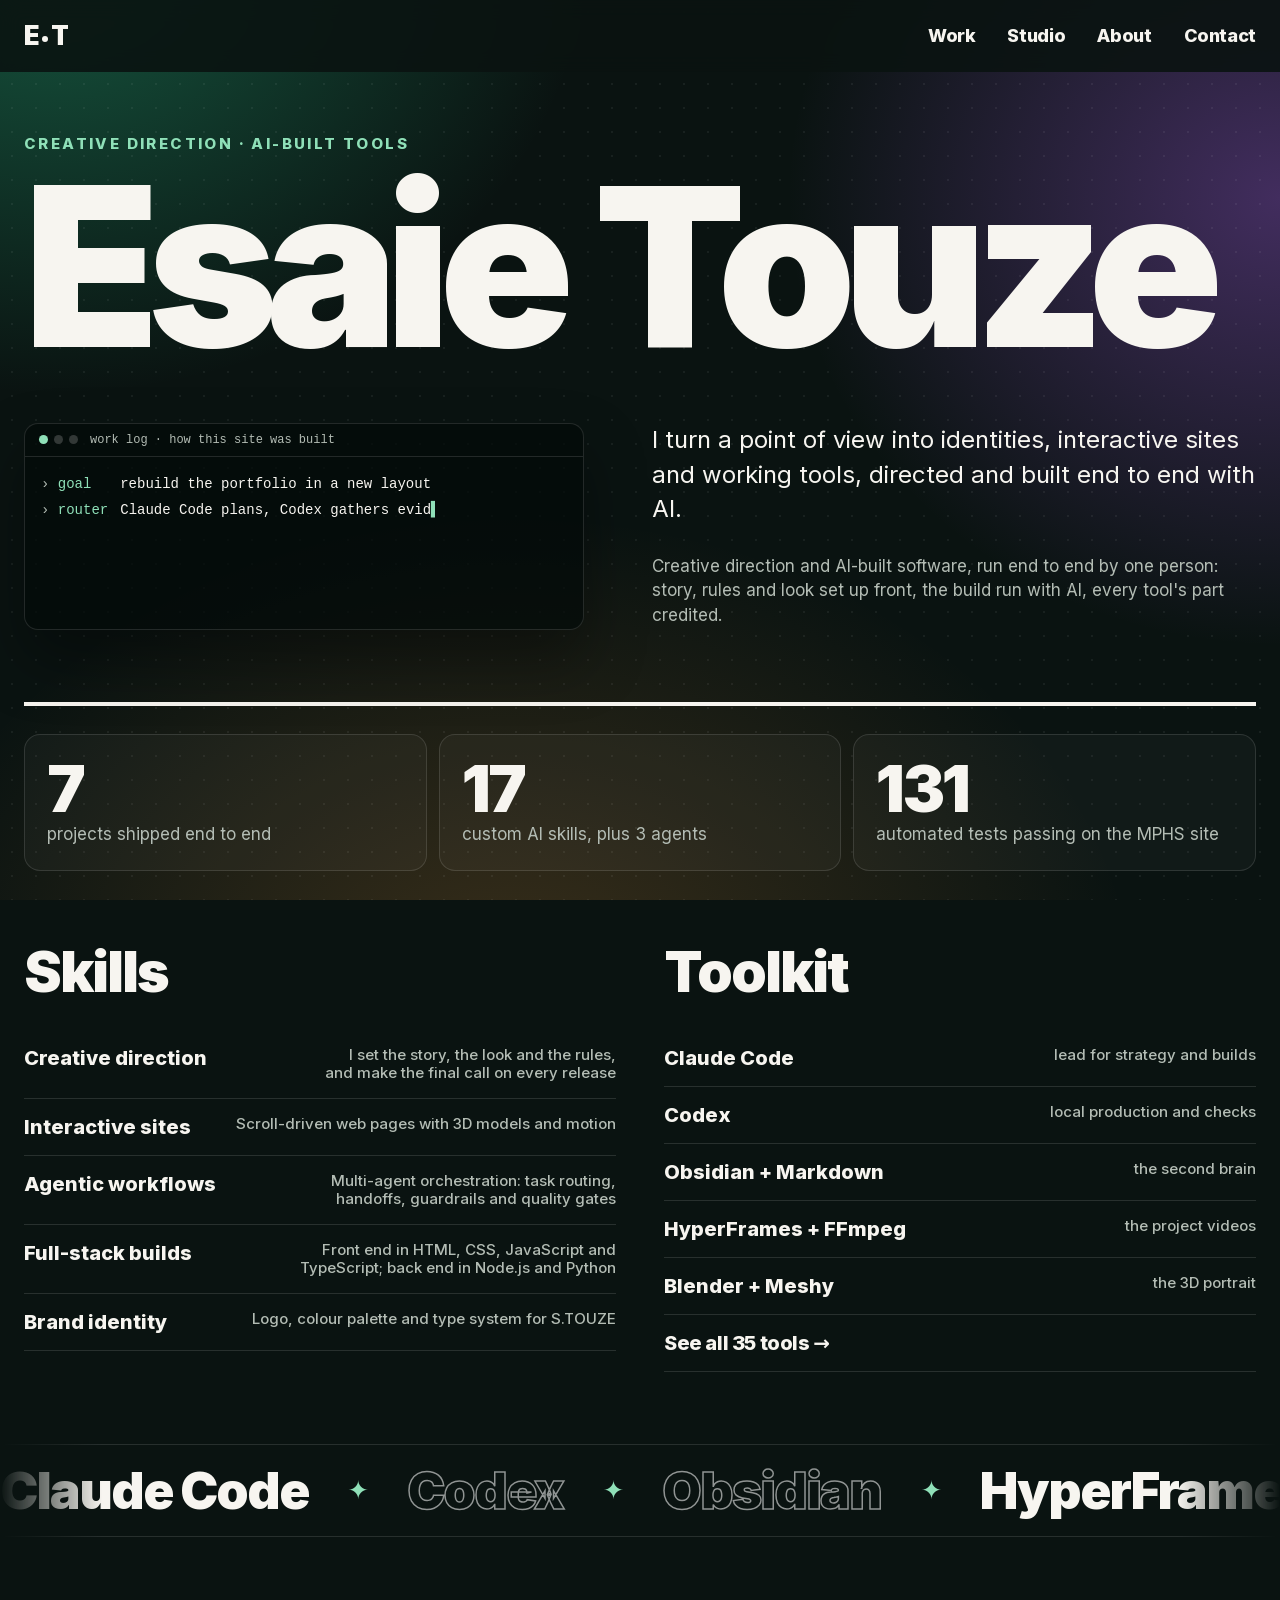
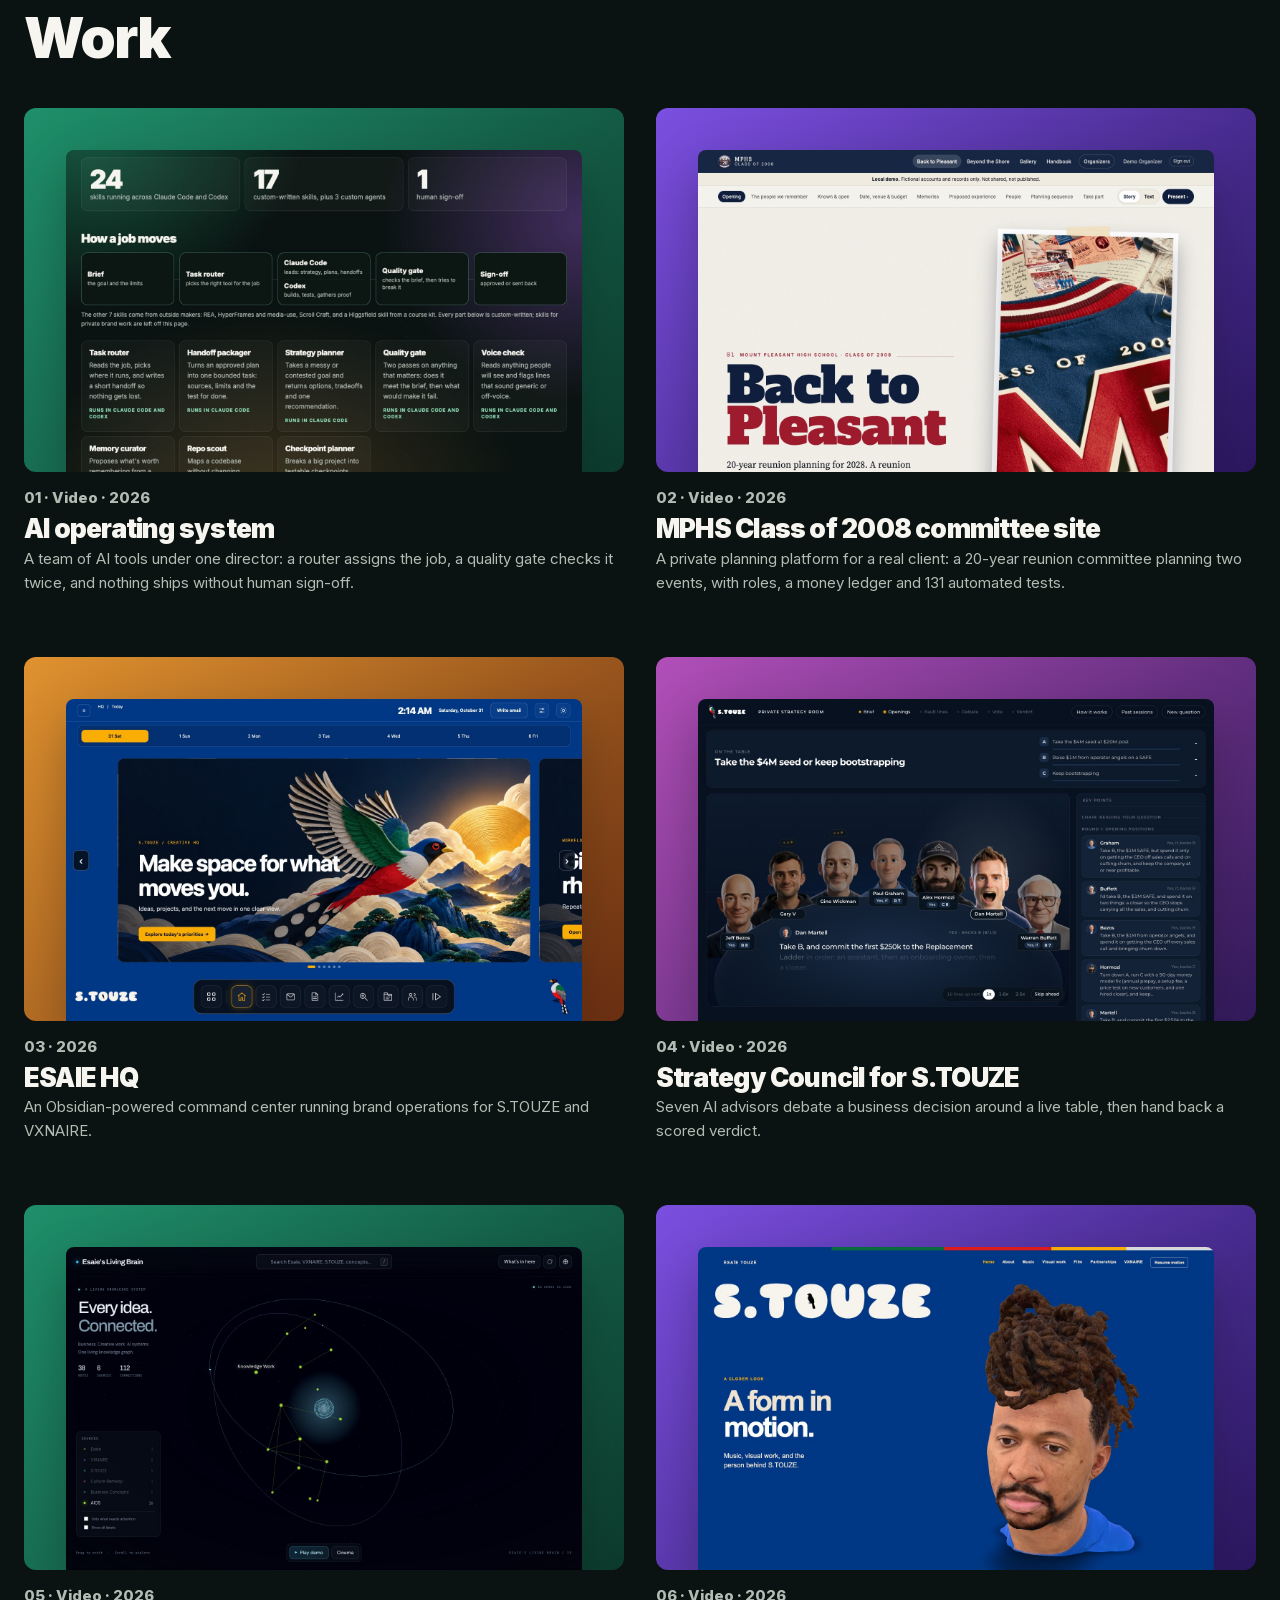
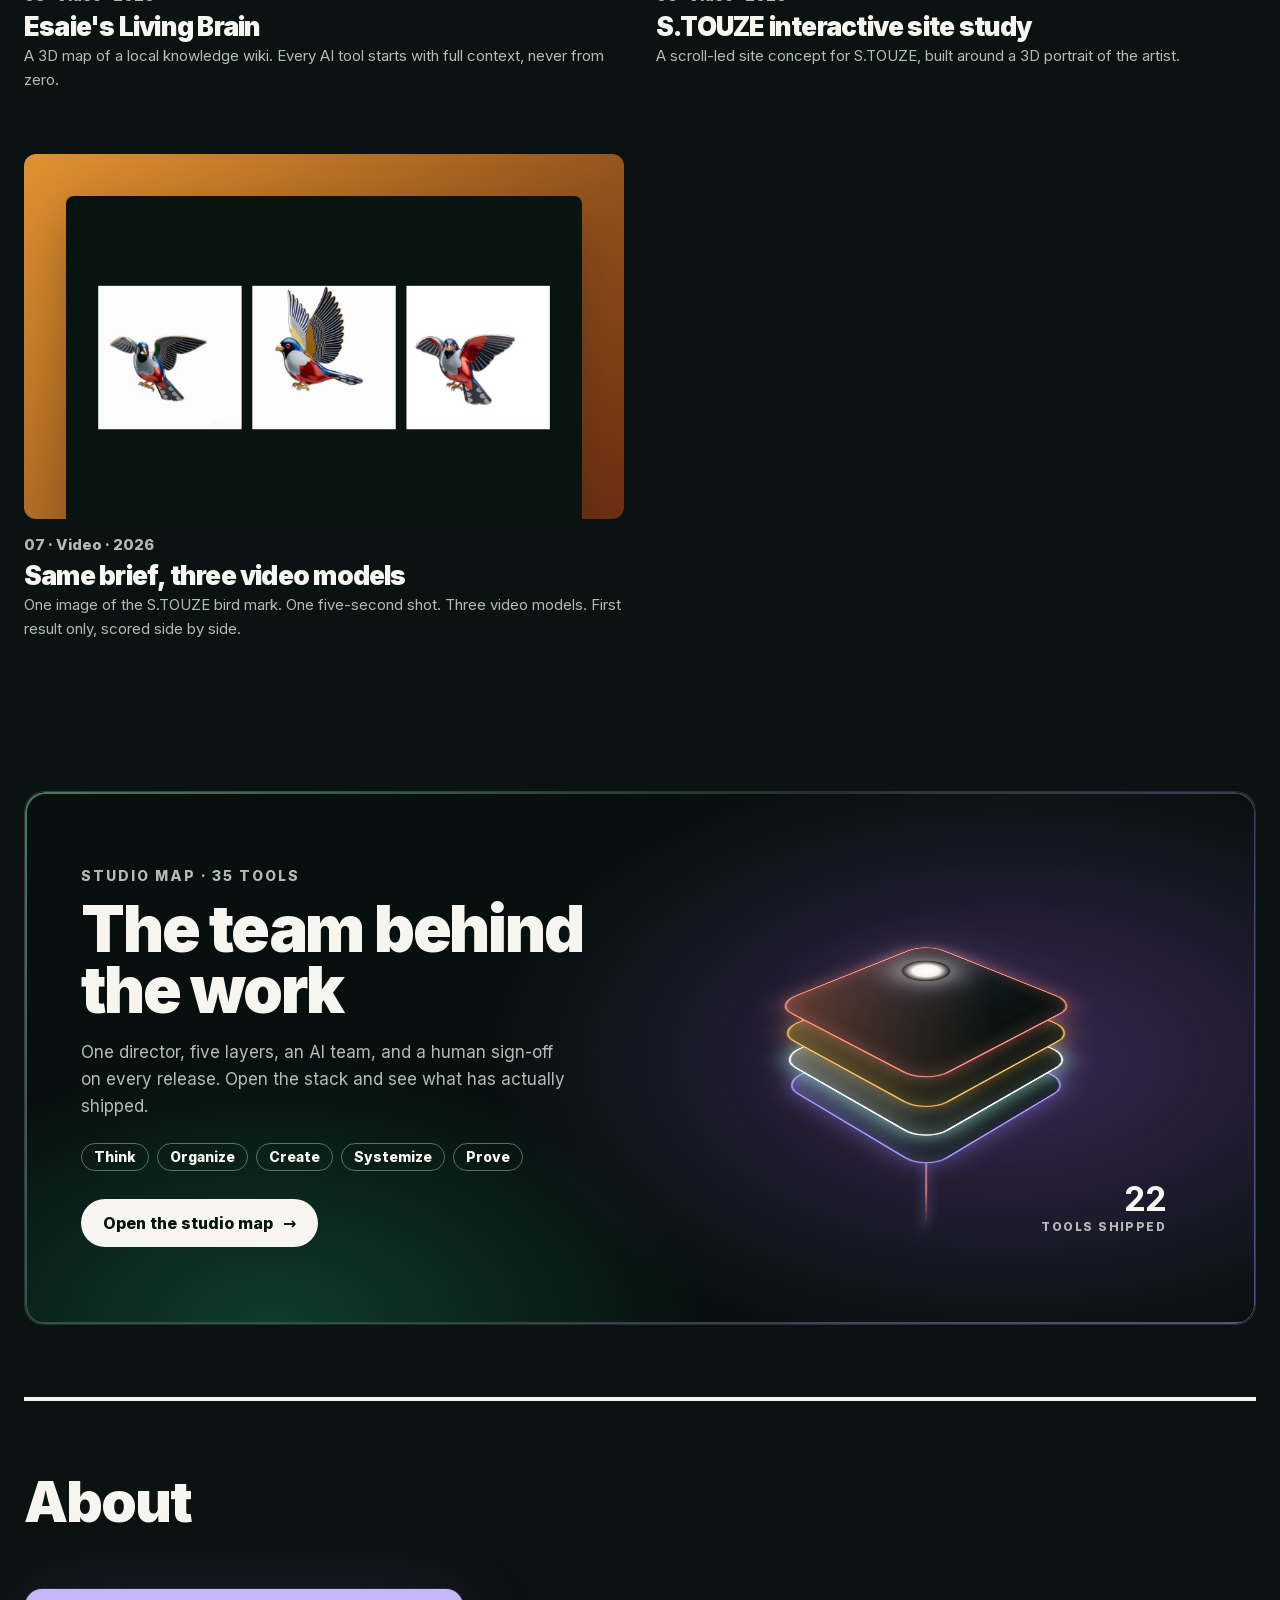
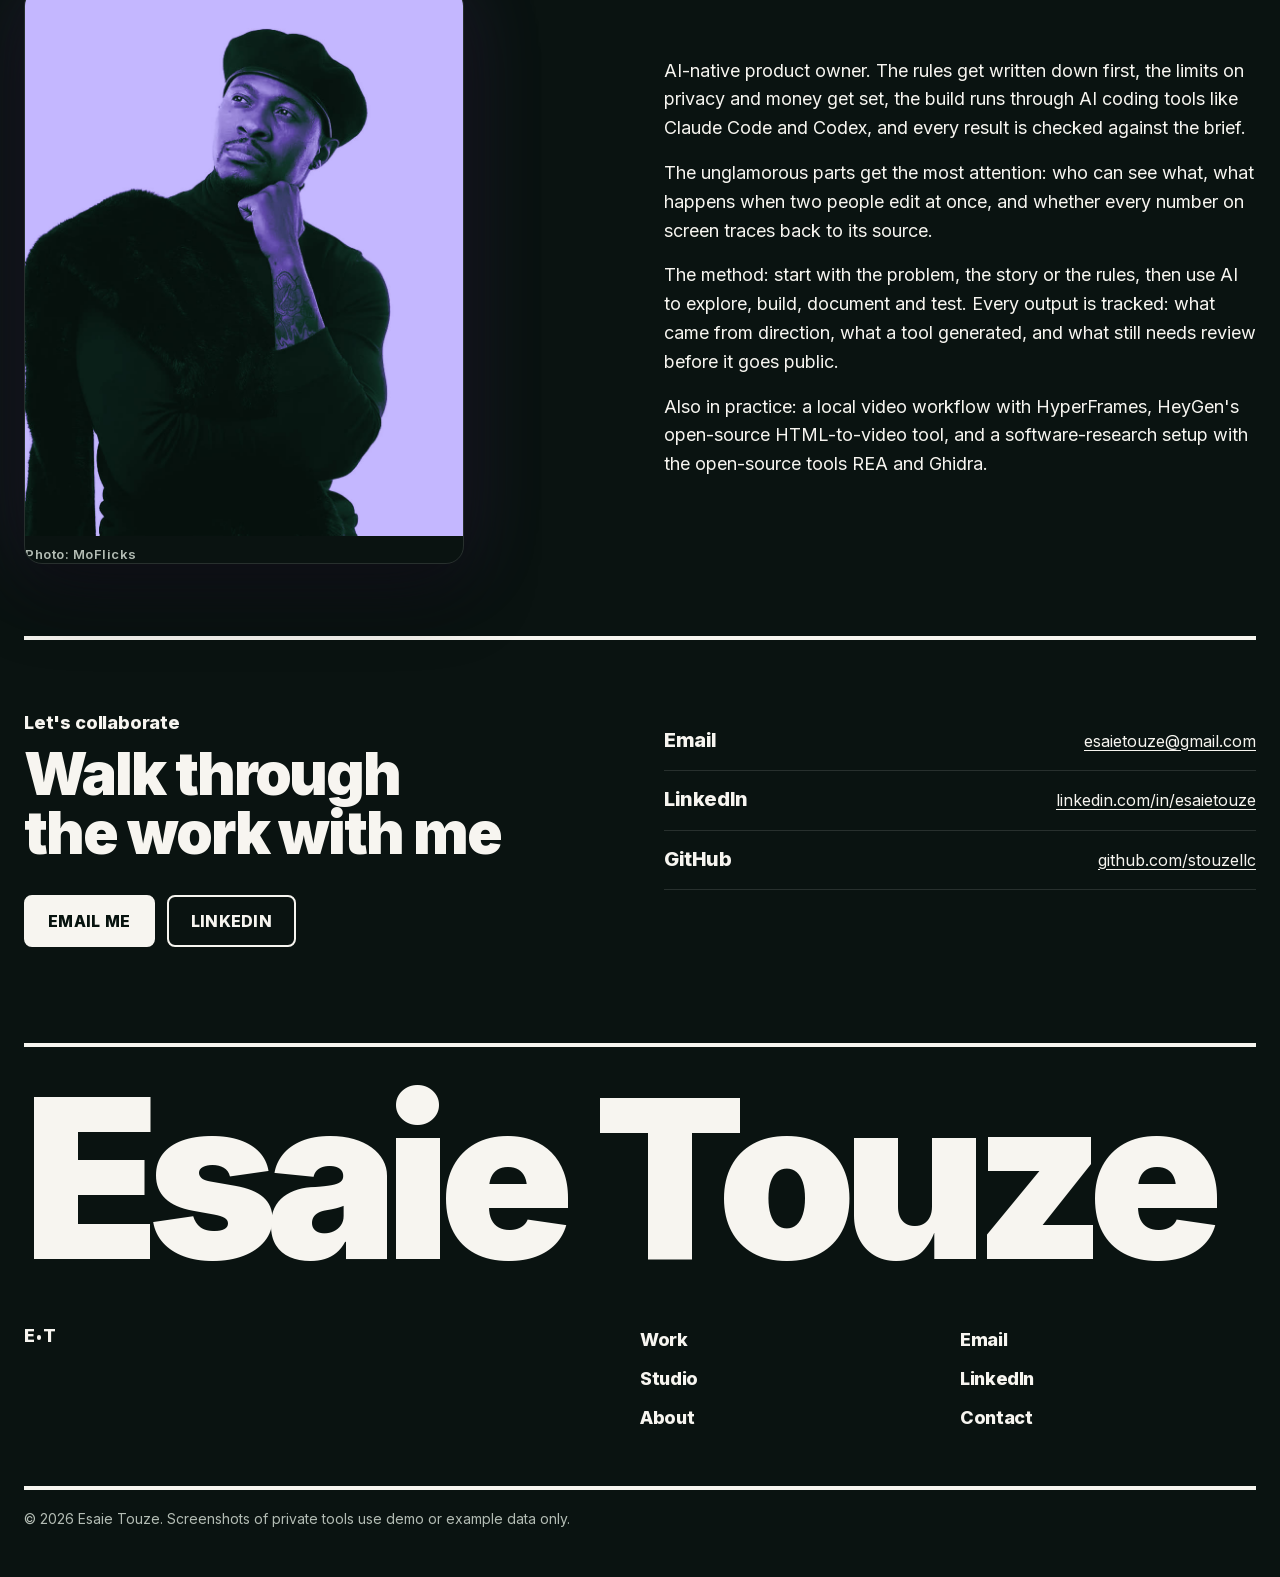
<file: index.html>
<!doctype html>
<html lang="en">
<head>
  <meta charset="utf-8">
  <meta name="viewport" content="width=device-width, initial-scale=1">
  <title>Esaie Touze · Portfolio</title>
  <meta name="description" content="Esaie Touze: creative direction, interactive sites and AI-built working tools.">
  <meta property="og:type" content="website">
  <meta property="og:site_name" content="Esaie Touze">
  <meta property="og:title" content="Esaie Touze · Portfolio">
  <meta property="og:description" content="Creative direction, interactive sites and AI-built working tools.">
  <meta property="og:url" content="https://esaie-touze.pages.dev/">
  <meta property="og:image" content="https://esaie-touze.pages.dev/images/og/preview.jpg">
  <meta property="og:image:width" content="1200">
  <meta property="og:image:height" content="630">
  <meta property="og:image:alt" content="Esaie Touze: the name in large white type on a dark green and violet glow, with a work log beside it">
  <meta name="twitter:card" content="summary_large_image">
  <link rel="icon" href="favicon.svg" type="image/svg+xml">
  <link rel="stylesheet" href="styles.css">
  <script src="data/site.js" defer></script>
  <script src="data/projects.js" defer></script>
  <script src="app.js" defer></script>
</head>
<body data-page="home">
  <a class="skip" href="#main">Skip to content</a>
  <header class="top">
    <div class="wrap top-inner">
      <a class="brand" href="./" aria-label="Esaie Touze, home">E<b></b>T</a>
      <nav aria-label="Main">
        <a href="./#work">Work</a>
        <a href="studio.html">Studio</a>
        <a href="./#about">About</a>
        <a href="./#contact">Contact</a>
      </nav>
    </div>
  </header>

  <main id="main">
    <section class="hero wrap">
      <div class="reveal" aria-hidden="true"><i></i><i></i><i></i><i></i><i></i><i></i><i></i><i></i><i></i><i></i><i></i><i></i><i></i><i></i><i></i><i></i><i></i><i></i></div>
      <p class="hero-tag" data-site="tag">Creative direction · AI-built tools</p>
      <h1 class="giant fit" data-site="name">Esaie Touze</h1>
      <div class="hero-intro">
        <figure class="worklog" aria-label="Work log: how this site was built">
          <figcaption><span class="dots" aria-hidden="true"><i></i><i></i><i></i></span>work log · how this site was built</figcaption>
          <ol id="worklog"></ol>
        </figure>
        <p class="headline" data-site="headline"></p>
        <p class="lede" data-site="intro"></p>
      </div>
    </section>

    <div class="wrap"><hr class="rule"></div>

    <p class="wrap mobile-id" aria-hidden="true">Esaie Touze <span>Creative direction · AI-built tools</span></p>
    <section class="wrap proof" aria-label="Proof in numbers">
      <ul class="sys-counts">
        <li><strong>7</strong><span>projects shipped end to end</span></li>
        <li><strong>17</strong><span>custom AI skills, plus 3 agents</span></li>
        <li><strong>131</strong><span>automated tests passing on the MPHS site</span></li>
      </ul>
    </section>

    <section class="wrap section duo" aria-label="Skills and toolkit">
      <div>
        <h2>Skills</h2>
        <ul class="rows" id="skills"></ul>
      </div>
      <div>
        <h2>Toolkit</h2>
        <ul class="rows" id="toolkit"></ul>
      </div>
    </section>

    <div class="ticker" aria-hidden="true"><div class="ticker-track" id="ticker"></div></div>

    <section id="work" class="wrap section" aria-labelledby="work-h">
      <h2 id="work-h" class="section-h">Work</h2>
      <div class="grid" id="project-grid"></div>
      <noscript><p>Turn on JavaScript to see the projects.</p></noscript>
    </section>

    <section id="studio" class="wrap section" aria-labelledby="studio-h">
      <a class="studio-band" href="studio.html">
        <span>
          <span class="band-kicker">Studio map · 35 tools</span>
          <h2 id="studio-h">The team behind <em>the work</em></h2>
          <span class="band-p">One director, five layers, an AI team, and a human sign-off on every release. Open the stack and see what has actually shipped.</span>
          <span class="band-chips" aria-hidden="true"><span>Think</span><span>Organize</span><span>Create</span><span>Systemize</span><span>Prove</span></span>
          <span class="band-cta">Open the studio map <span aria-hidden="true">→</span></span>
        </span>
        <span class="discs" aria-hidden="true">
          <span class="disc-tilt"><span class="disc-scene"><span class="disc-beam"></span><i></i><i></i><i></i><i></i><i></i><b></b></span></span>
          <span class="disc-tag"><strong>22</strong>tools shipped</span>
        </span>
      </a>
    </section>

    <div class="wrap"><hr class="rule"></div>

    <section id="about" class="wrap section about-grid" aria-labelledby="about-h">
      <h2 id="about-h" class="section-h">About</h2>
        <figure class="about-photo"><img src="images/about/portrait.jpg" alt="Esaie Touze in a beret and turtleneck, a studio portrait tinted violet" width="900" height="1124" loading="lazy"><figcaption>Photo: MoFlicks</figcaption></figure>
      <div id="about-text" class="prose"></div>
    </section>

    <div class="wrap"><hr class="rule"></div>

    <section id="contact" class="wrap section contact-grid" aria-labelledby="contact-h">
      <div>
        <p class="eyebrow">Let's collaborate</p>
        <h2 id="contact-h" class="contact-big"><span>Walk through</span> <span>the work with me</span></h2>
        <div class="contact-btns"><a class="btn" id="email-btn" href="mailto:esaietouze@gmail.com">Email me</a><a class="btn ghost" href="https://www.linkedin.com/in/esaietouze" target="_blank" rel="noopener">LinkedIn</a></div>
      </div>
      <ul class="contact-links" id="contact-links"></ul>
    </section>
  </main>

  <footer class="foot">
    <div class="wrap">
      <hr class="rule">
      <p class="giant fit" aria-hidden="true">Esaie Touze</p>
      <div class="foot-cols">
        <a class="brand" href="./" aria-label="Esaie Touze, home">E<b></b>T</a>
        <ul><li><a href="./#work">Work</a></li><li><a href="studio.html">Studio</a></li><li><a href="./#about">About</a></li></ul>
        <ul><li><a href="mailto:esaietouze@gmail.com">Email</a></li><li><a href="https://www.linkedin.com/in/esaietouze" target="_blank" rel="noopener">LinkedIn</a></li><li><a href="./#contact">Contact</a></li></ul>
      </div>
      <p class="foot-small">© <span id="year"></span> Esaie Touze. Screenshots of private tools use demo or example data only.</p>
    </div>
  </footer>
</body>
</html>
</file>
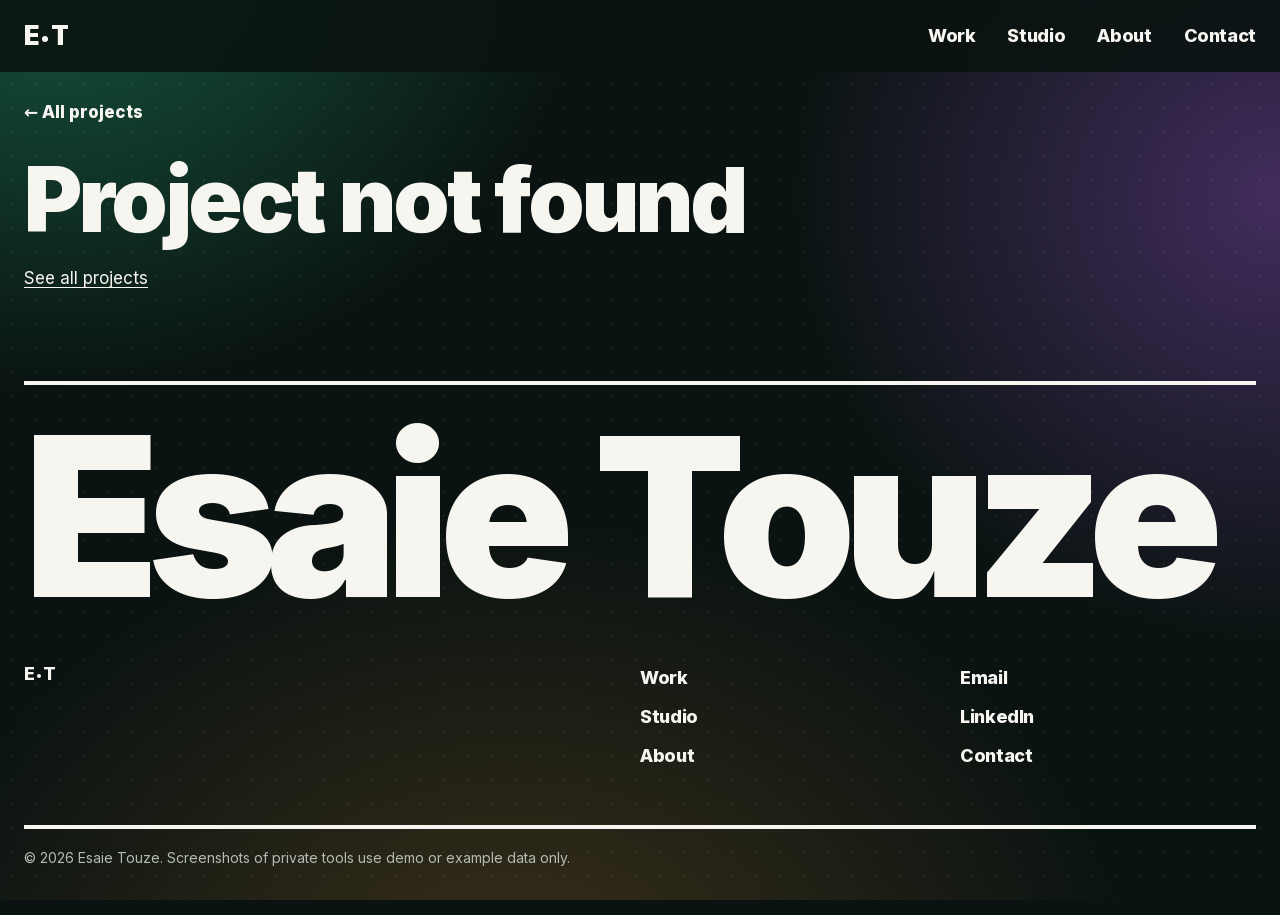
<file: project.html>
<!doctype html>
<html lang="en">
<head>
  <meta charset="utf-8">
  <meta name="viewport" content="width=device-width, initial-scale=1">
  <title>Project · Esaie Touze</title>
  <meta name="description" content="A project by Esaie Touze.">
  <meta property="og:type" content="website">
  <meta property="og:site_name" content="Esaie Touze">
  <meta property="og:title" content="Esaie Touze · Project">
  <meta property="og:description" content="A project by Esaie Touze: creative direction, interactive sites and AI-built working tools.">
  <meta property="og:url" content="https://esaie-touze.pages.dev/project">
  <meta property="og:image" content="https://esaie-touze.pages.dev/images/og/preview.jpg">
  <meta property="og:image:width" content="1200">
  <meta property="og:image:height" content="630">
  <meta property="og:image:alt" content="Esaie Touze: the name in large white type on a dark green and violet glow, with a work log beside it">
  <meta name="twitter:card" content="summary_large_image">
  <link rel="icon" href="favicon.svg" type="image/svg+xml">
  <link rel="stylesheet" href="styles.css">
  <script src="data/site.js" defer></script>
  <script src="data/projects.js" defer></script>
  <script src="app.js" defer></script>
</head>
<body data-page="project">
  <a class="skip" href="#main">Skip to content</a>
  <header class="top">
    <div class="wrap top-inner">
      <a class="brand" href="./" aria-label="Esaie Touze, home">E<b></b>T</a>
      <nav aria-label="Main">
        <a href="./#work">Work</a>
        <a href="studio.html">Studio</a>
        <a href="./#about">About</a>
        <a href="./#contact">Contact</a>
      </nav>
    </div>
  </header>

  <main id="main" class="wrap project">
    <p class="back"><a href="./#work">← All projects</a></p>
    <div id="project-body"><p>Loading…</p></div>
  </main>

  <dialog id="viewer" aria-label="Screenshot">
    <button class="viewer-close" type="button" aria-label="Close">×</button>
    <img alt="">
    <p class="viewer-cap"></p>
  </dialog>

  <footer class="foot">
    <div class="wrap">
      <hr class="rule">
      <p class="giant fit" aria-hidden="true">Esaie Touze</p>
      <div class="foot-cols">
        <a class="brand" href="./" aria-label="Esaie Touze, home">E<b></b>T</a>
        <ul><li><a href="./#work">Work</a></li><li><a href="studio.html">Studio</a></li><li><a href="./#about">About</a></li></ul>
        <ul><li><a href="mailto:esaietouze@gmail.com">Email</a></li><li><a href="https://www.linkedin.com/in/esaietouze" target="_blank" rel="noopener">LinkedIn</a></li><li><a href="./#contact">Contact</a></li></ul>
      </div>
      <p class="foot-small">© <span id="year"></span> Esaie Touze. Screenshots of private tools use demo or example data only.</p>
    </div>
  </footer>
</body>
</html>
</file>
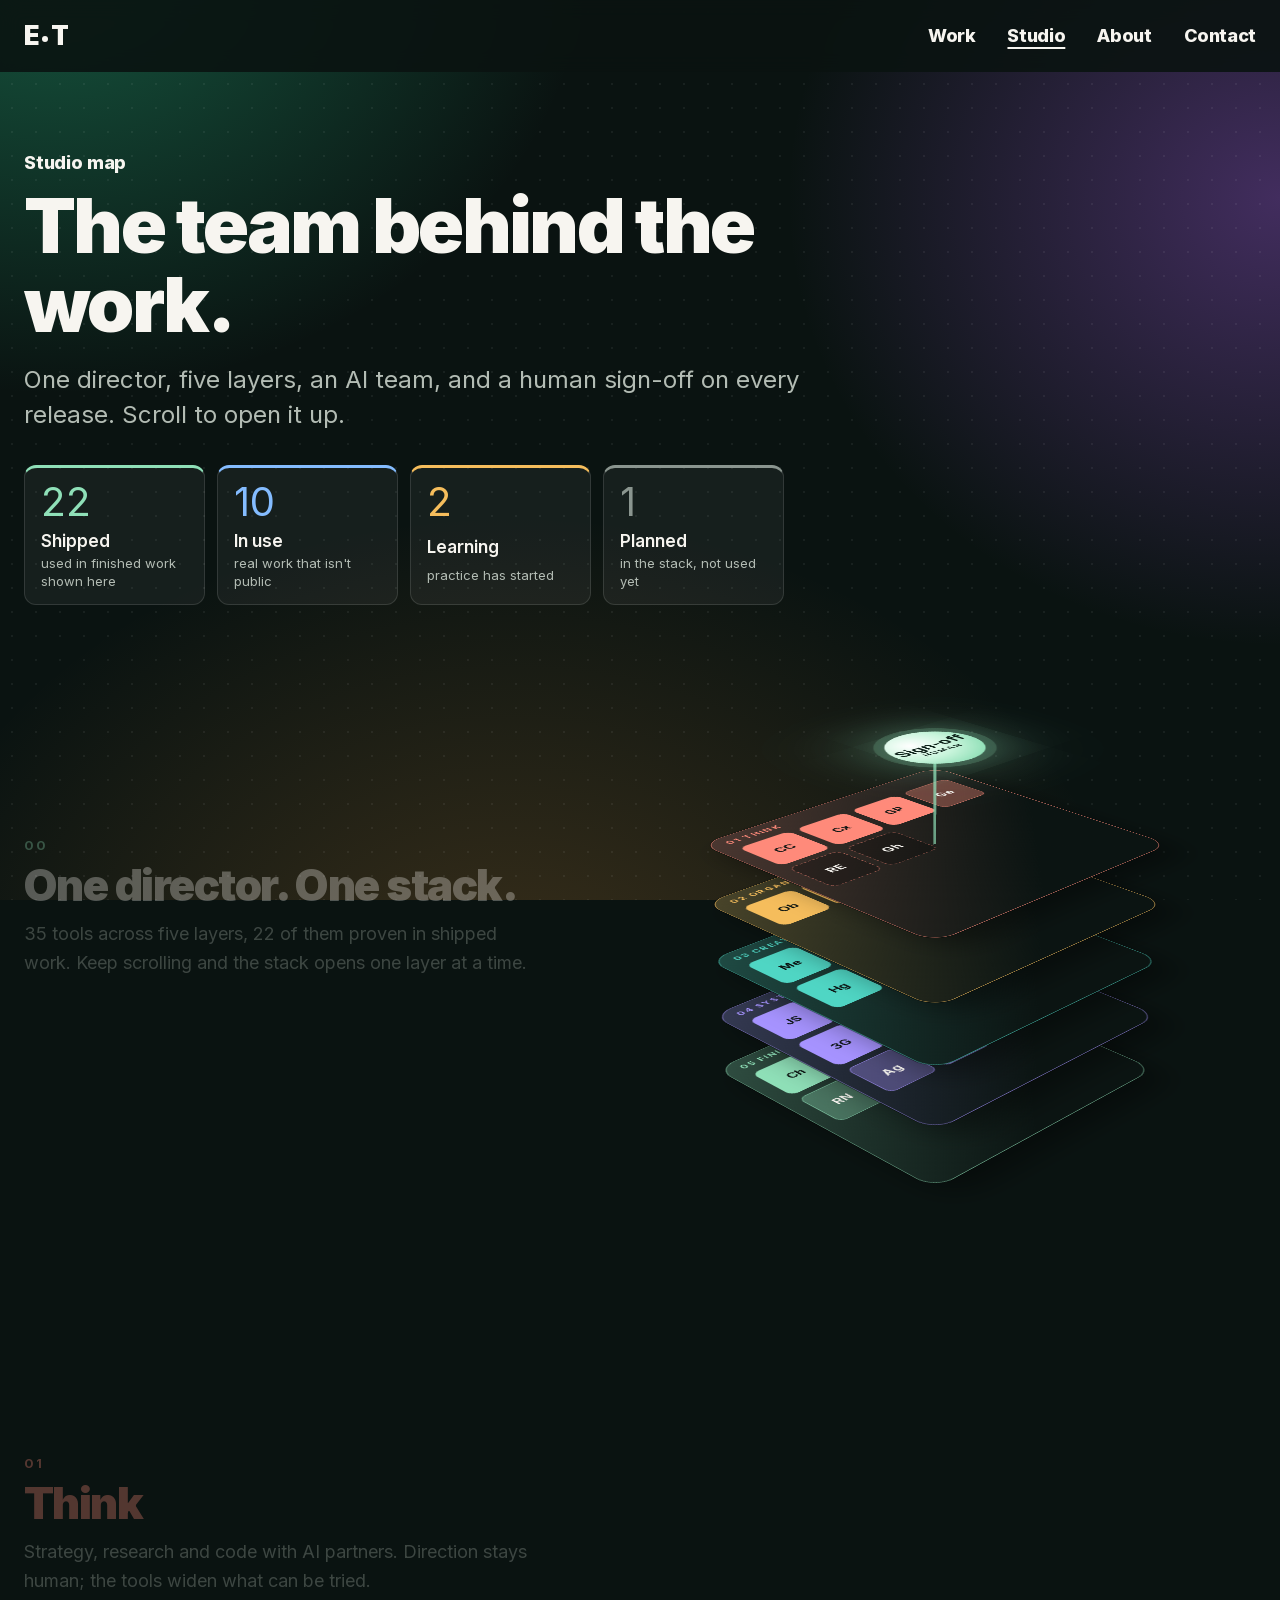
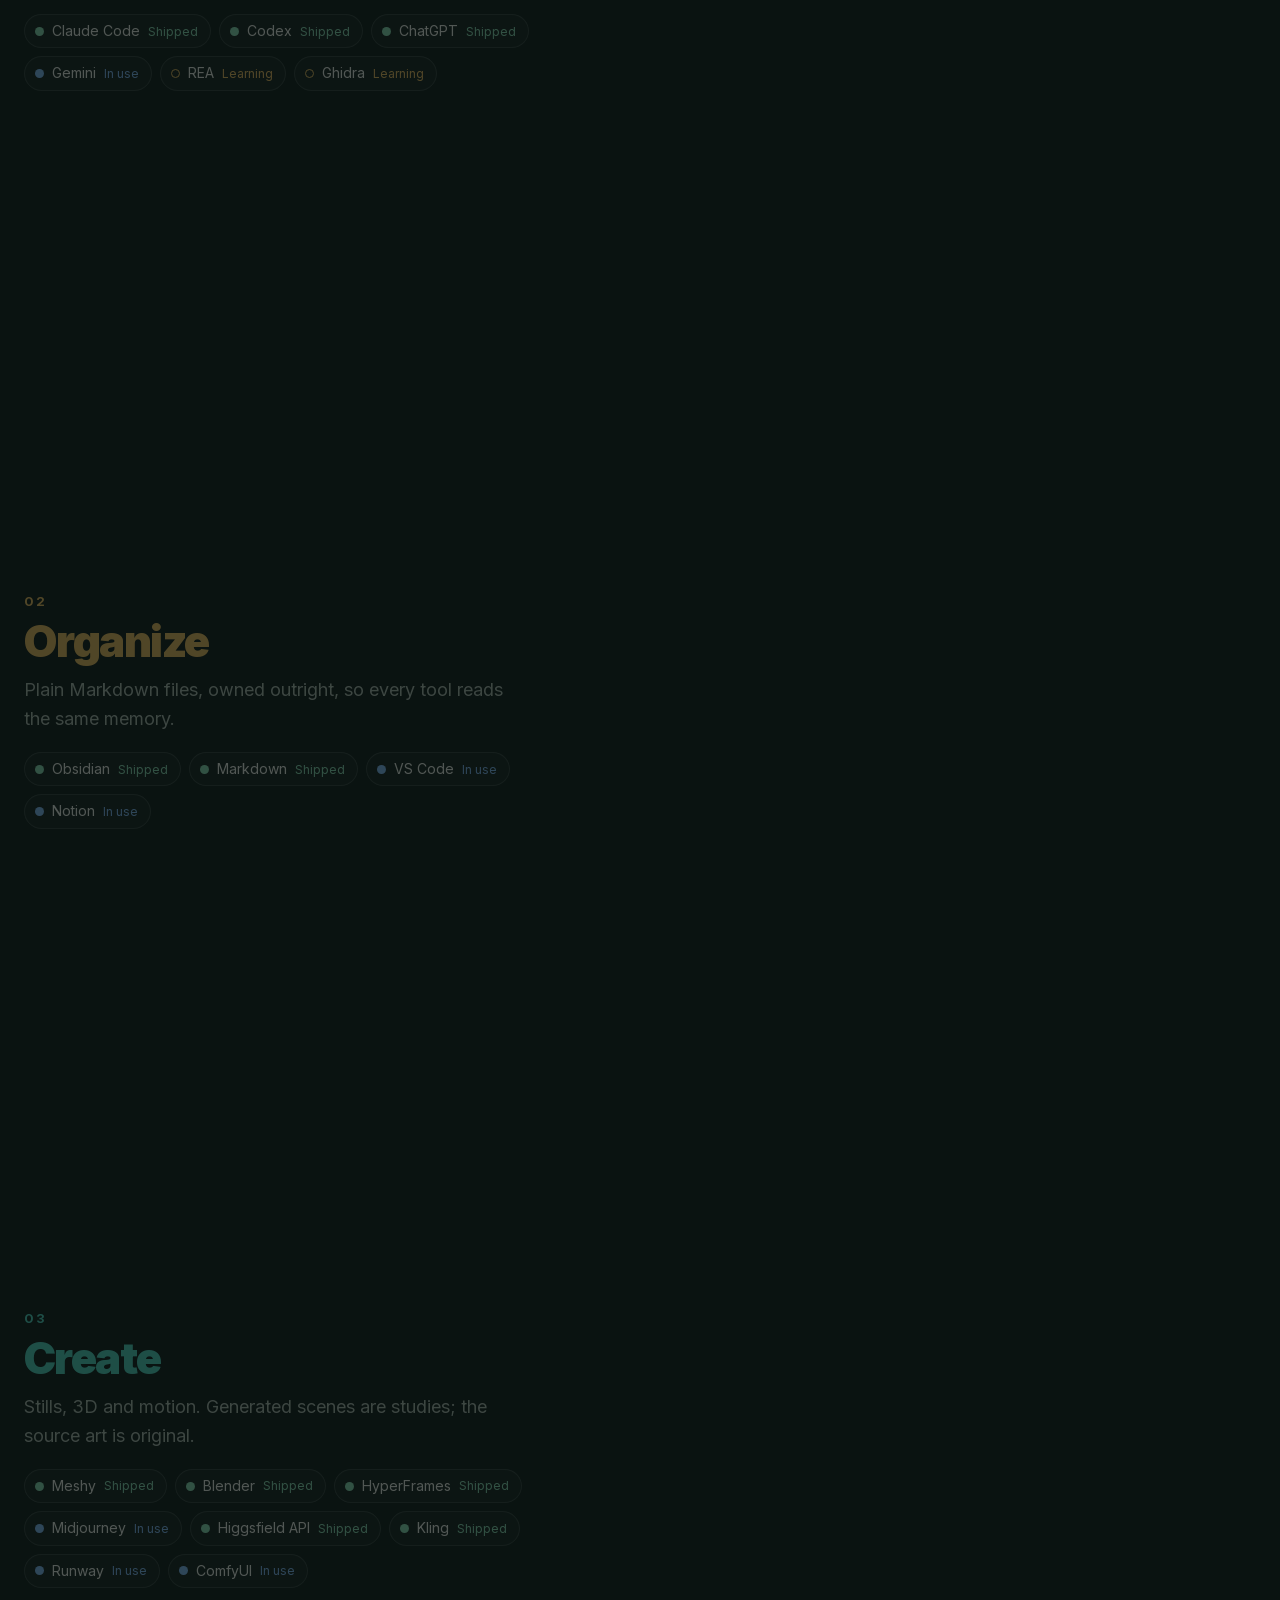
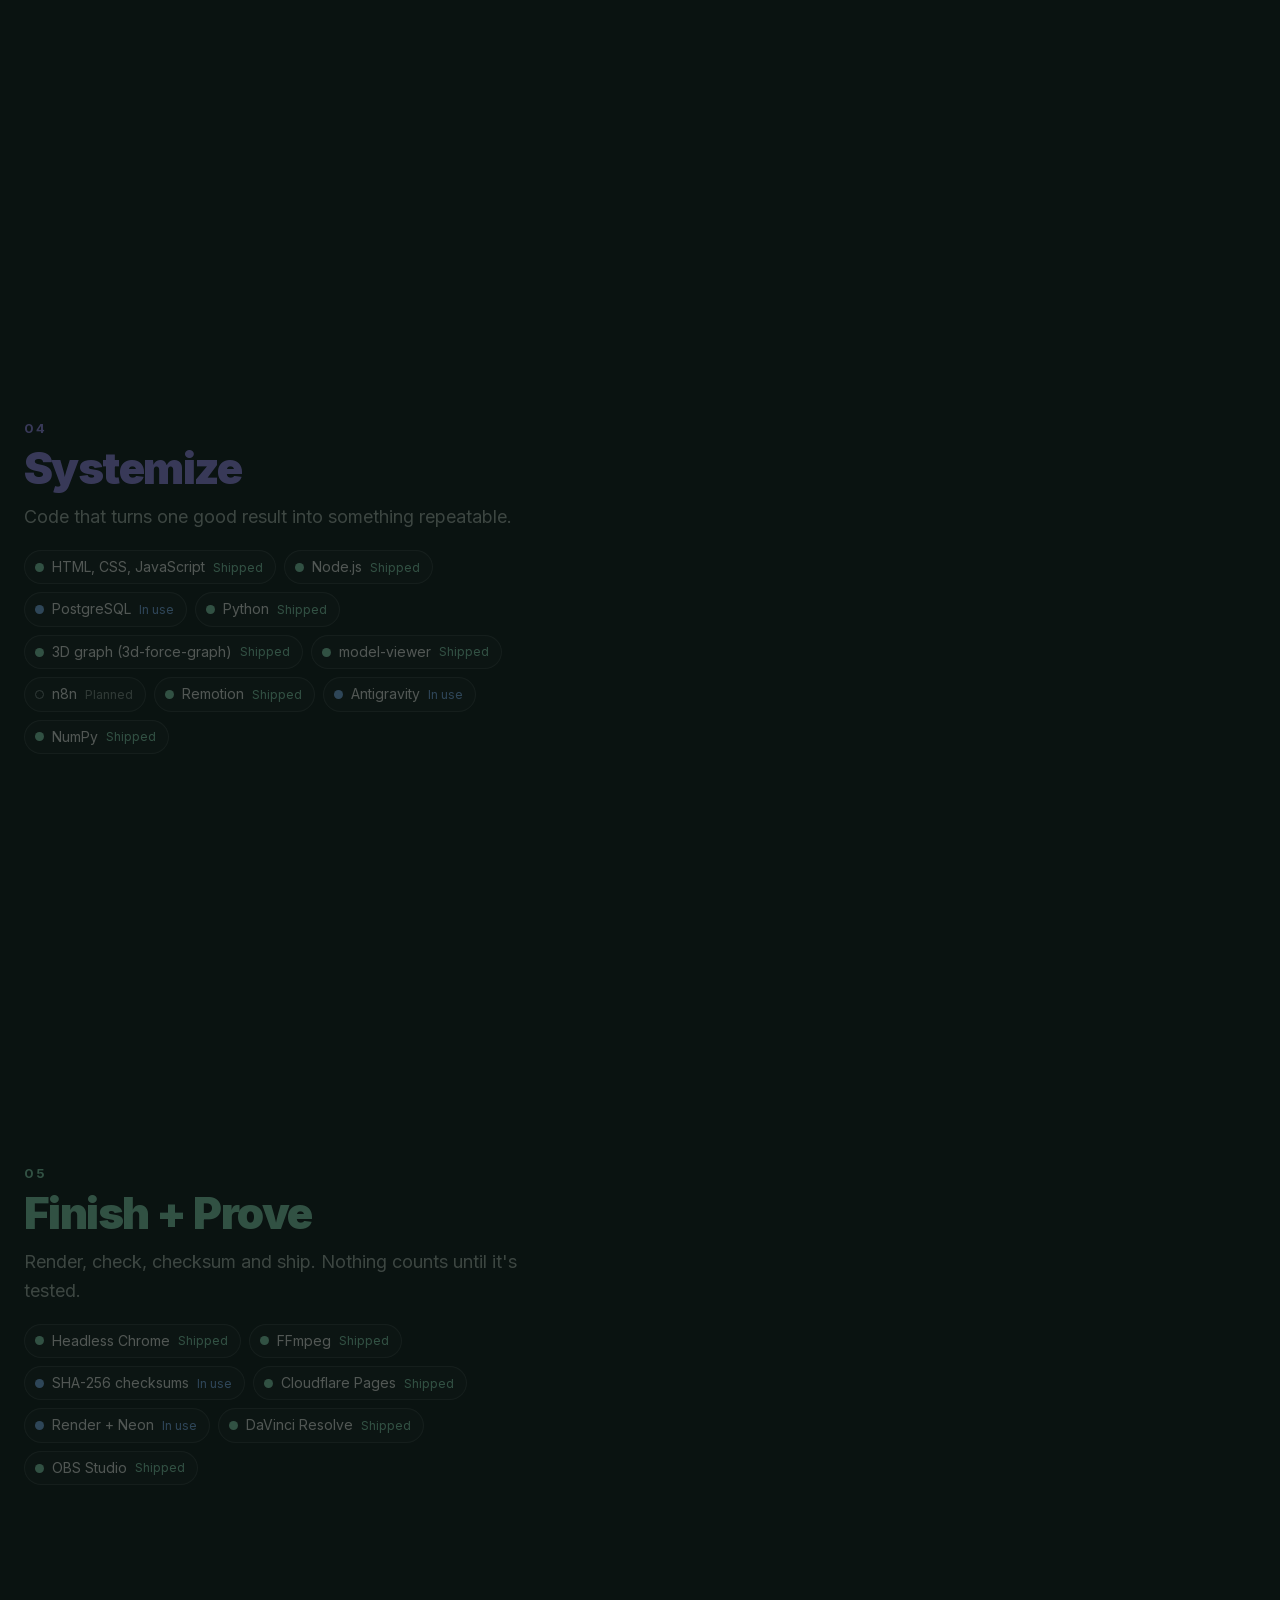
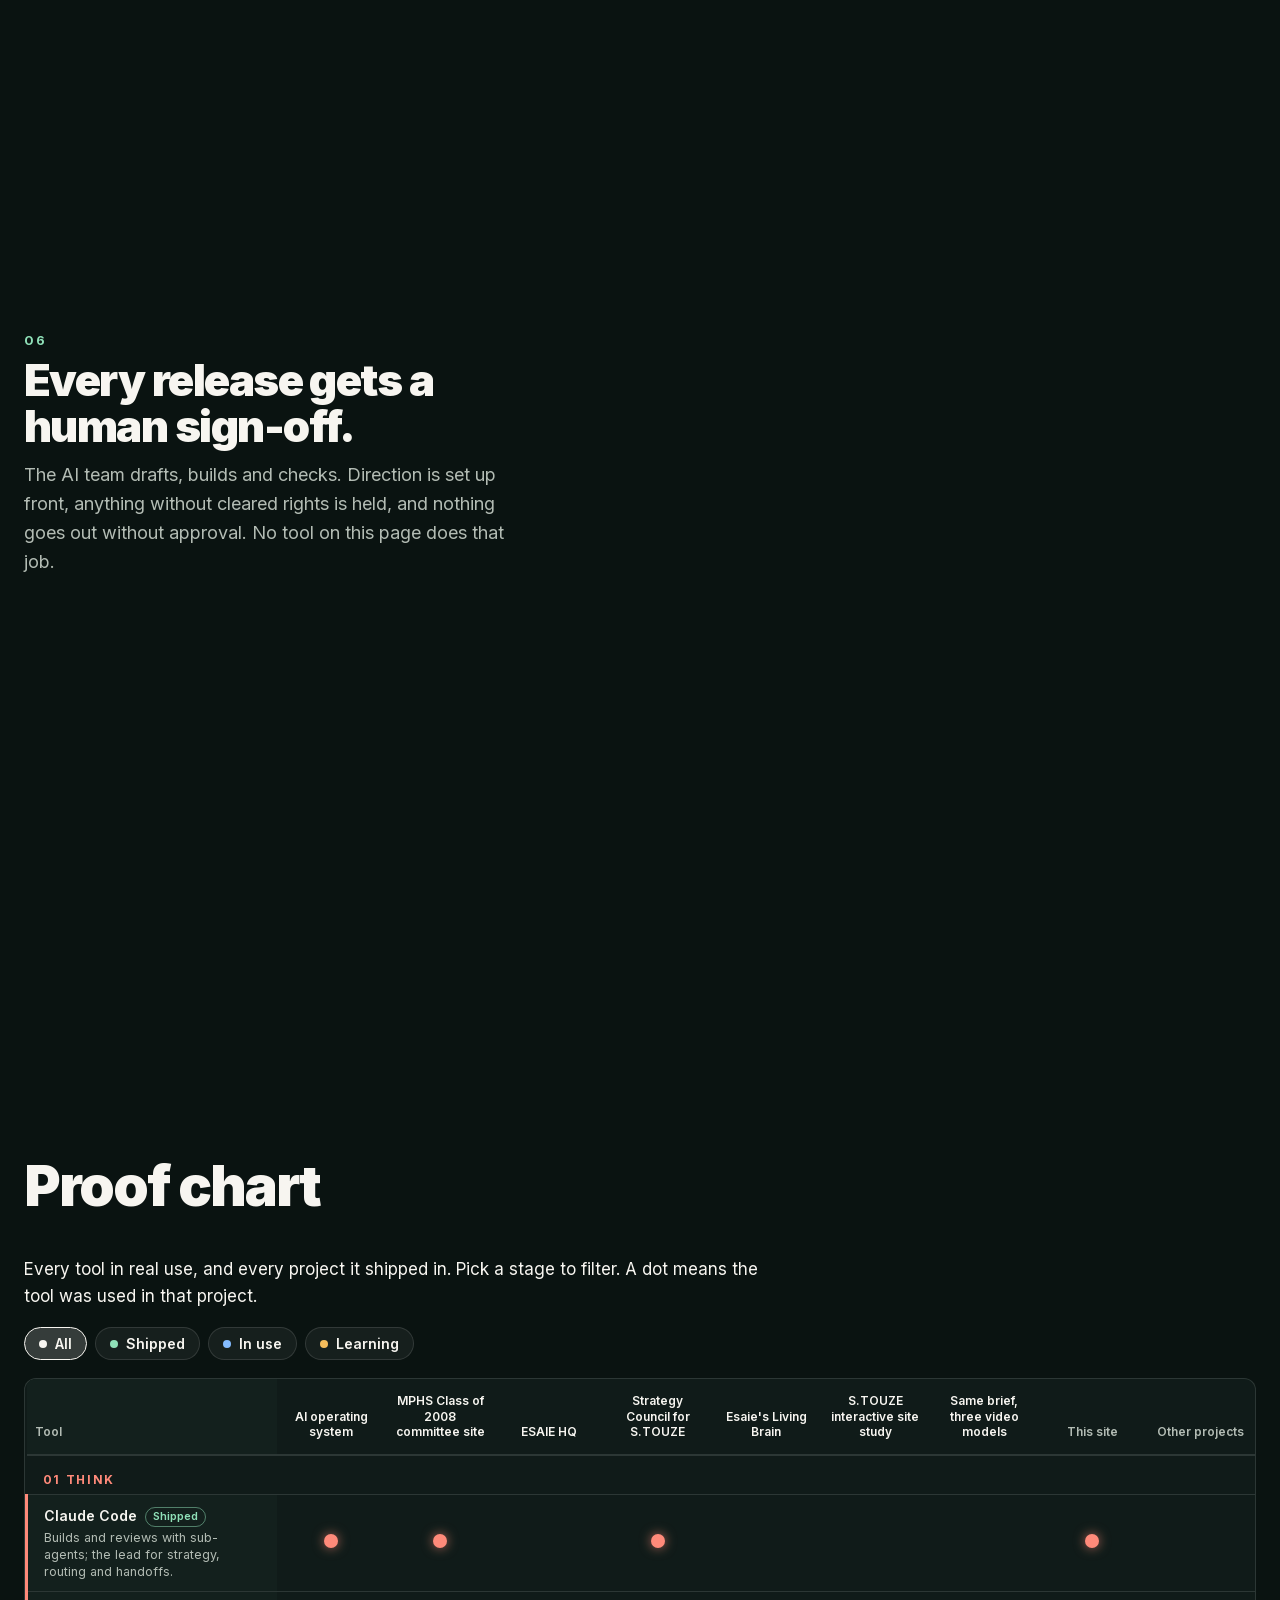
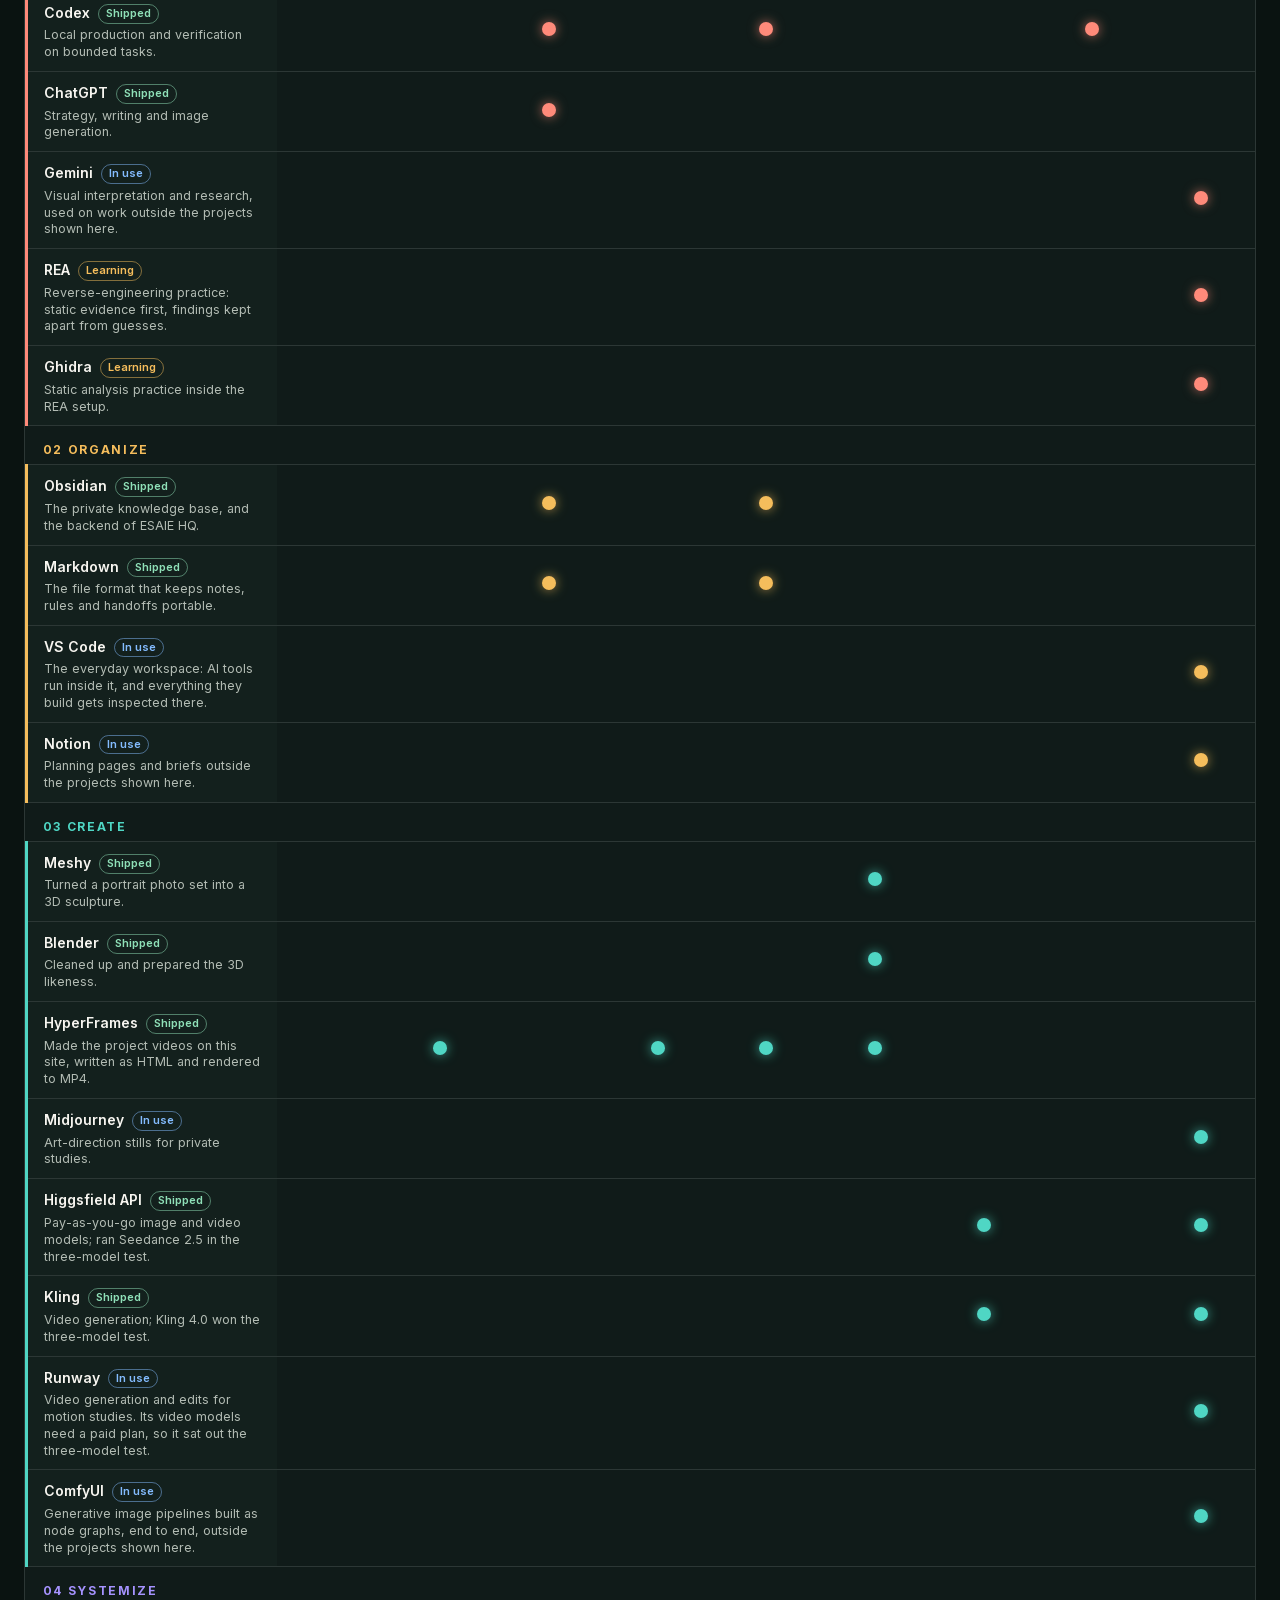
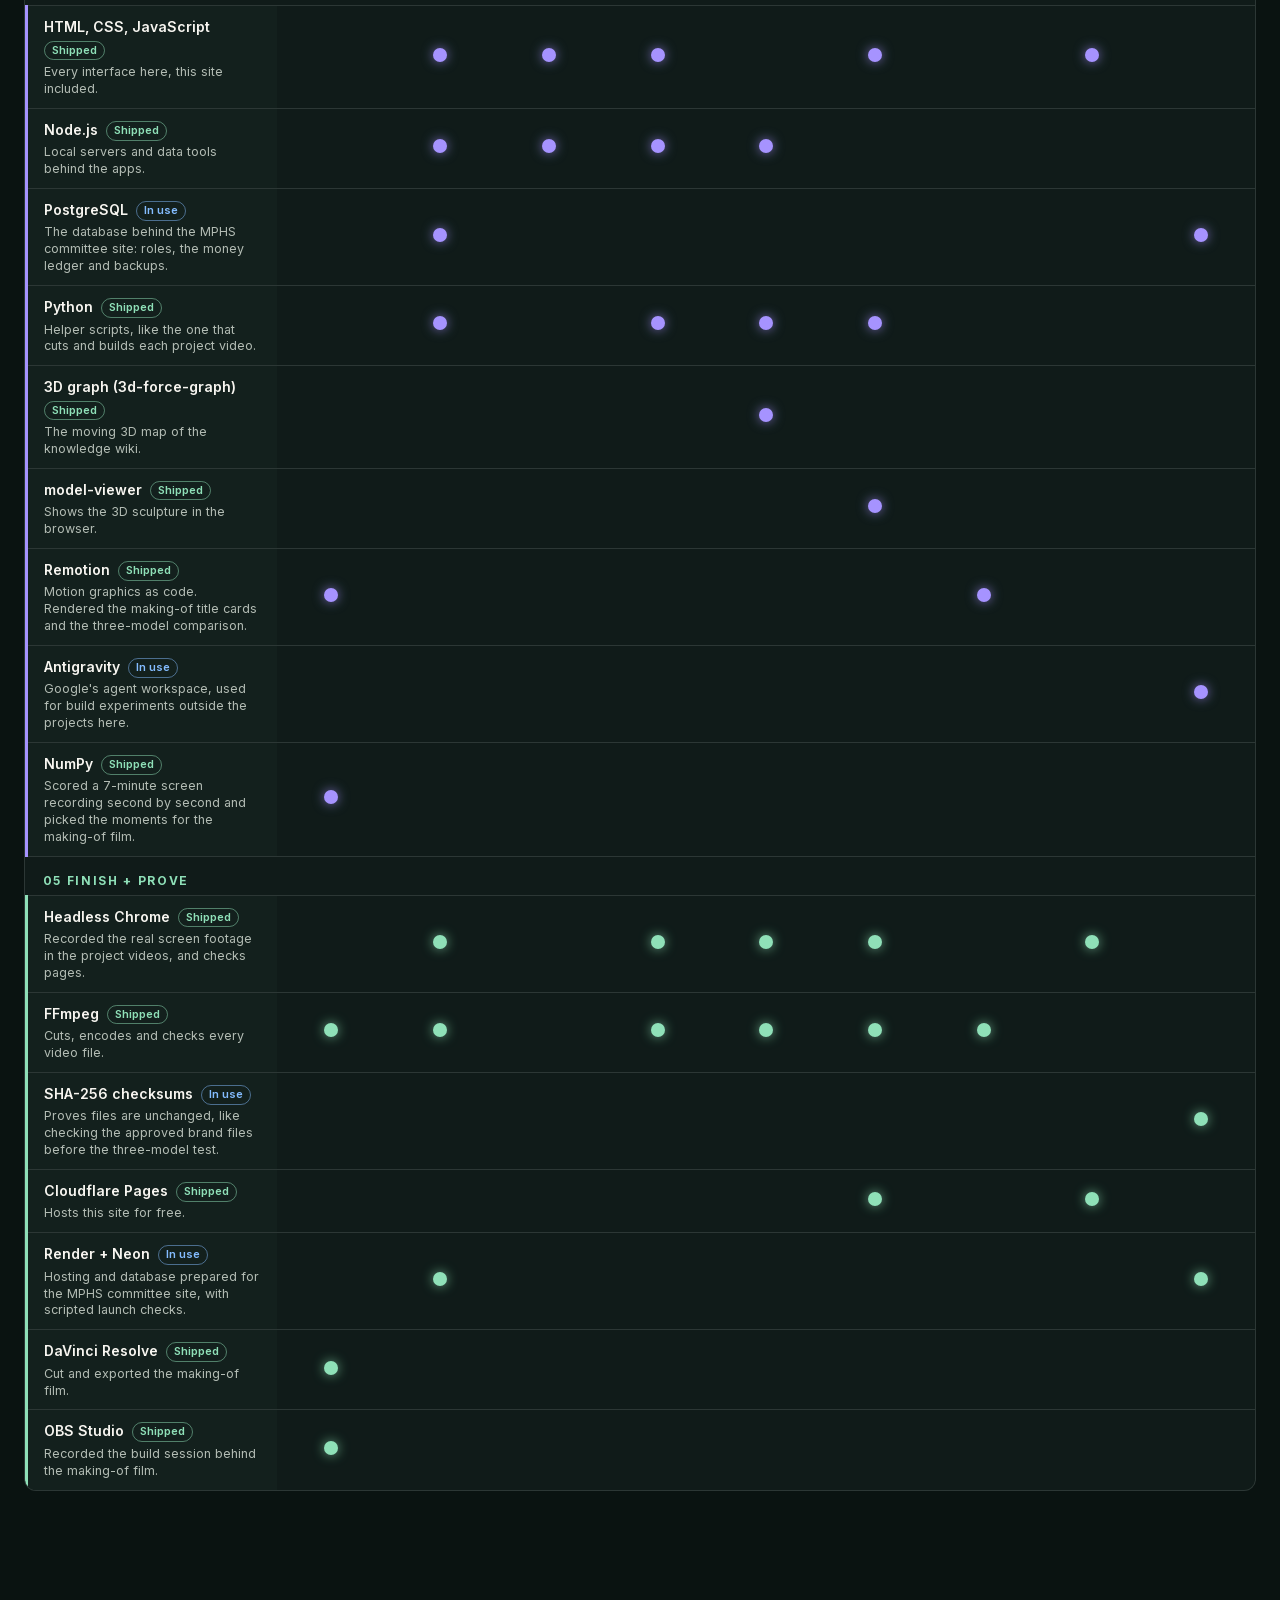
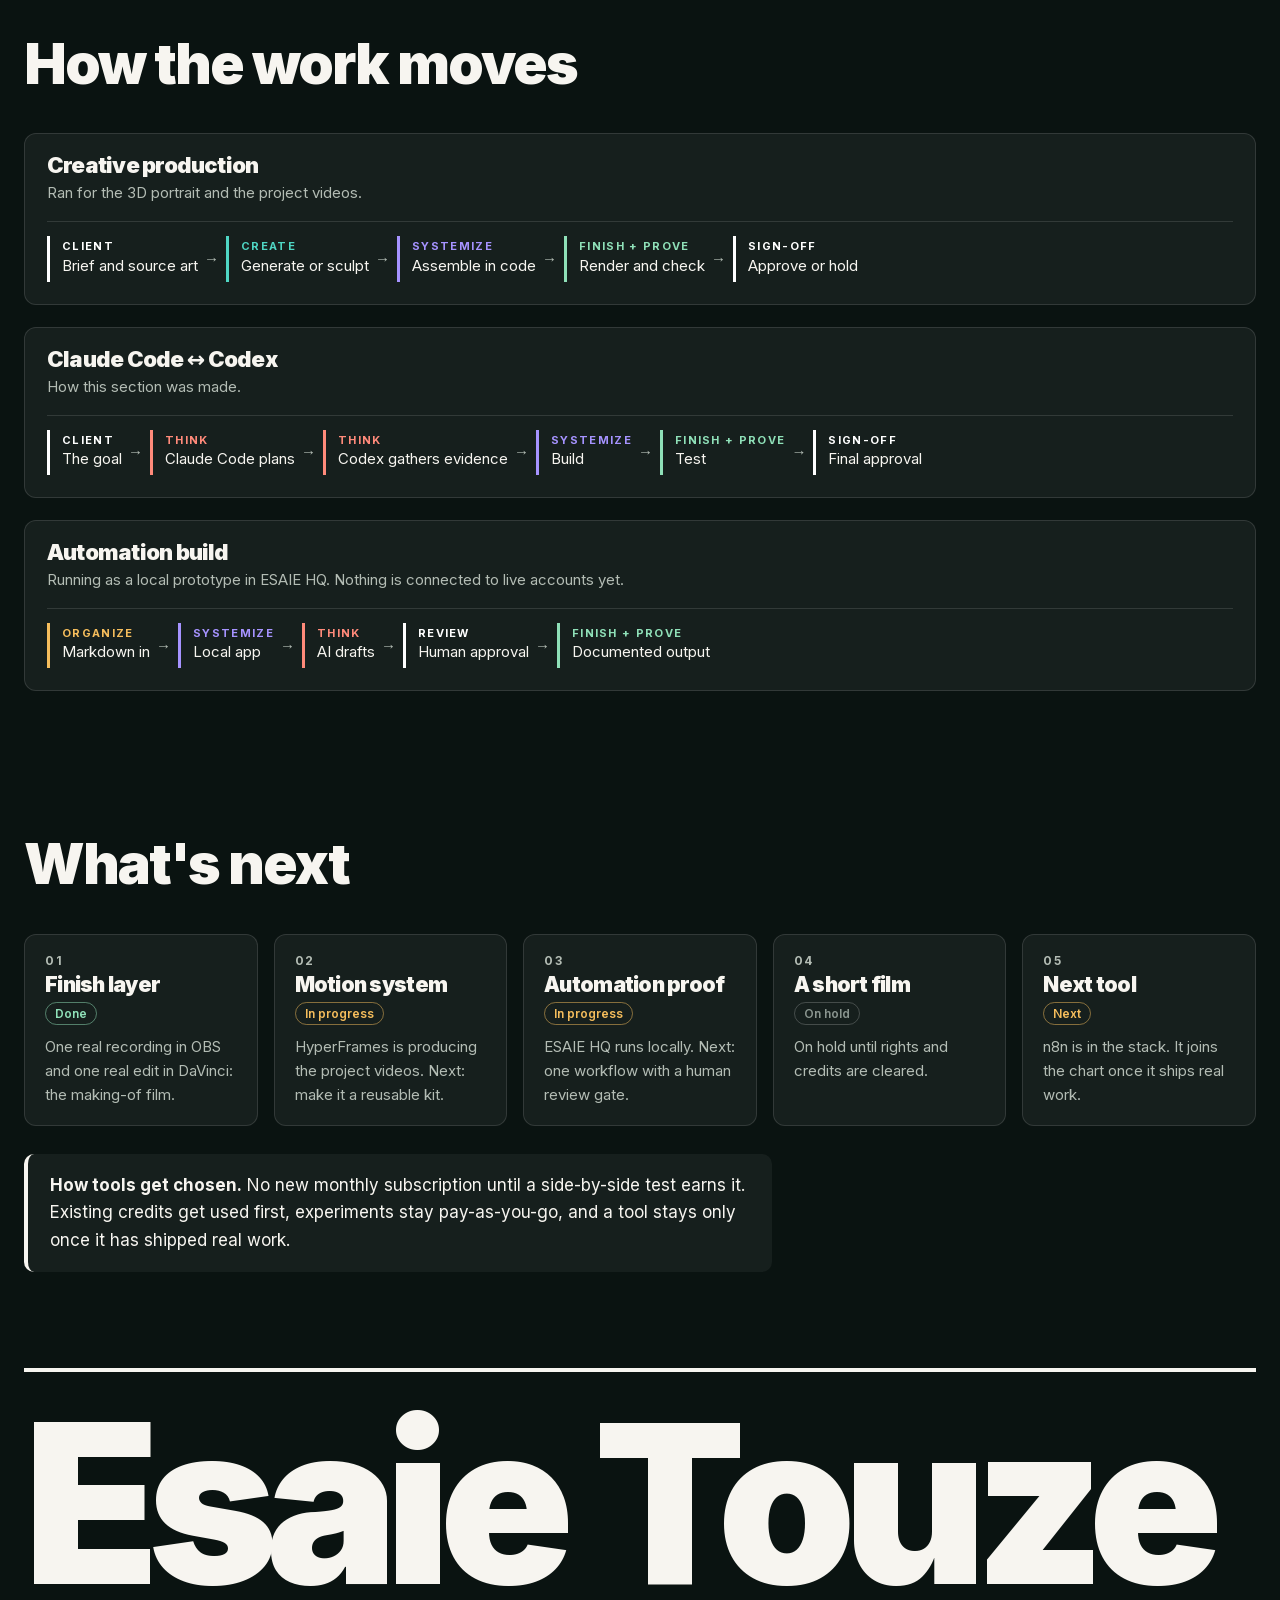
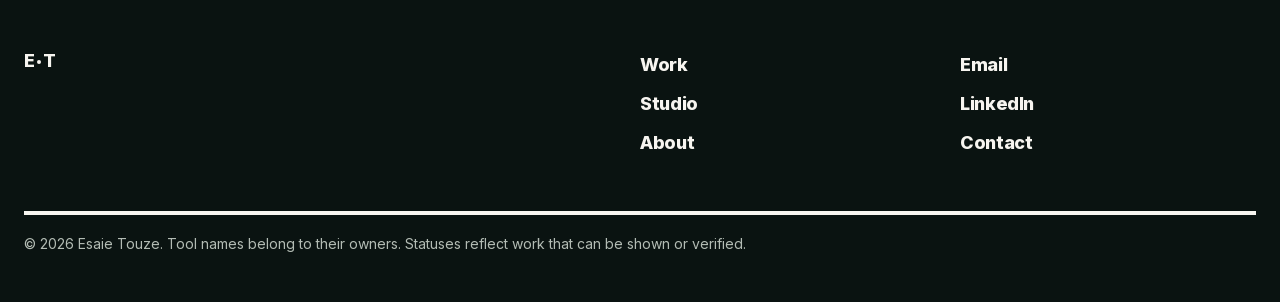
<file: studio.html>
<!doctype html>
<html lang="en">
<head>
  <meta charset="utf-8">
  <meta name="viewport" content="width=device-width, initial-scale=1">
  <title>Esaie Touze · Studio map</title>
  <meta name="description" content="The tools, AI partners and workflows behind Esaie Touze's projects, and which ones have shipped real work.">
  <meta property="og:type" content="website">
  <meta property="og:site_name" content="Esaie Touze">
  <meta property="og:title" content="Esaie Touze · Studio map">
  <meta property="og:description" content="The tools behind the work: what's shipped, what's in use, and how honest each claim is.">
  <meta property="og:url" content="https://esaie-touze.pages.dev/studio">
  <meta property="og:image" content="https://esaie-touze.pages.dev/images/og/preview.jpg">
  <meta property="og:image:width" content="1200">
  <meta property="og:image:height" content="630">
  <meta property="og:image:alt" content="Esaie Touze: the name in large white type on a dark green and violet glow, with a work log beside it">
  <meta name="twitter:card" content="summary_large_image">
  <link rel="icon" href="favicon.svg" type="image/svg+xml">
  <link rel="stylesheet" href="styles.css">
  <link rel="stylesheet" href="studio.css">
  <script src="data/site.js" defer></script>
  <script src="data/projects.js" defer></script>
  <script src="data/studio.js" defer></script>
  <script src="app.js" defer></script>
  <script src="studio.js" defer></script>
</head>
<body data-page="studio">
  <a class="skip" href="#main">Skip to content</a>
  <header class="top">
    <div class="wrap top-inner">
      <a class="brand" href="./" aria-label="Esaie Touze, home">E<b></b>T</a>
      <nav aria-label="Main">
        <a href="./#work">Work</a>
        <a href="studio.html" aria-current="page">Studio</a>
        <a href="./#about">About</a>
        <a href="./#contact">Contact</a>
      </nav>
    </div>
  </header>

  <main id="main">
    <section class="wrap studio-hero">
      <p class="eyebrow">Studio map</p>
      <h1>The team behind the work.</h1>
      <p class="lede" id="studio-intro"></p>
      <div class="tally" id="tally" aria-label="How many tools are at each stage"></div>
    </section>

    <section class="wrap engine" aria-label="The five layers of the studio">
      <div class="engine-stage" aria-hidden="true">
        <div class="scene">
          <div class="iso" id="iso"></div>
        </div>
      </div>
      <ol class="engine-steps" id="engine-steps"></ol>
    </section>

    <section class="wrap section" aria-labelledby="proof-h">
      <h2 id="proof-h" class="section-h">Proof chart</h2>
      <p class="prose">Every tool in real use, and every project it shipped in. Pick a stage to filter. A dot means the tool was used in that project.</p>
      <div class="filters" id="filters" role="group" aria-label="Filter tools by stage"></div>
      <div class="matrix-wrap" tabindex="0" aria-label="Tools by project chart, scrolls sideways on small screens">
        <table class="matrix" id="matrix"></table>
      </div>
    </section>

    <section class="wrap section" aria-labelledby="flows-h">
      <h2 id="flows-h" class="section-h">How the work moves</h2>
      <div class="flows" id="flows"></div>
    </section>

    <section class="wrap section" aria-labelledby="road-h">
      <h2 id="road-h" class="section-h">What's next</h2>
      <div class="road" id="road"></div>
      <aside class="note choosing"><p><strong>How tools get chosen.</strong> <span id="choosing"></span></p></aside>
    </section>
  </main>

  <footer class="foot">
    <div class="wrap">
      <hr class="rule">
      <p class="giant fit" aria-hidden="true">Esaie Touze</p>
      <div class="foot-cols">
        <a class="brand" href="./" aria-label="Esaie Touze, home">E<b></b>T</a>
        <ul><li><a href="./#work">Work</a></li><li><a href="studio.html">Studio</a></li><li><a href="./#about">About</a></li></ul>
        <ul><li><a href="mailto:esaietouze@gmail.com">Email</a></li><li><a href="https://www.linkedin.com/in/esaietouze" target="_blank" rel="noopener">LinkedIn</a></li><li><a href="./#contact">Contact</a></li></ul>
      </div>
      <p class="foot-small">© <span id="year"></span> Esaie Touze. Tool names belong to their owners. Statuses reflect work that can be shown or verified.</p>
    </div>
  </footer>
</body>
</html>
</file>
<file: styles.css>
/* Inter, self-hosted (SIL Open Font License, see fonts/inter/OFL.txt). One variable file covers every weight. */
@font-face { font-family: "Inter"; font-style: normal; font-weight: 100 900; font-display: swap; src: url("fonts/inter/inter-latin-ext.woff2") format("woff2"); unicode-range: U+0100-02BA, U+02BD-02C5, U+02C7-02CC, U+02CE-02D7, U+02DD-02FF, U+0304, U+0308, U+0329, U+1D00-1DBF, U+1E00-1E9F, U+1EF2-1EFF, U+2020, U+20A0-20AB, U+20AD-20C4, U+2113, U+2C60-2C7F, U+A720-A7FF; }
@font-face { font-family: "Inter"; font-style: normal; font-weight: 100 900; font-display: swap; src: url("fonts/inter/inter-latin.woff2") format("woff2"); unicode-range: U+0000-00FF, U+0131, U+0152-0153, U+02BB-02BC, U+02C6, U+02DA, U+02DC, U+0304, U+0308, U+0329, U+2000-206F, U+20AC, U+2122, U+2191, U+2193, U+2212, U+2215, U+FEFF, U+FFFD; }

:root {
  /* Deep green-black lit by emerald, violet and amber, with white type. Layout after the Wynn template. */
  --bg: #0a1311;
  --surface: rgba(255, 255, 255, .05);
  --surface-solid: #13201d;
  --ink: #f7f5f0;
  --muted: #b3bcb4;
  --line: rgba(255, 255, 255, .12);
  --rule: #f7f5f0;
  --accent: #8fe0b8;
  --accent-ink: #07130f;
  --accent-soft: rgba(143, 224, 184, .14);
  --glow-a: rgba(40, 190, 135, .40);
  --glow-b: rgba(150, 84, 210, .40);
  --glow-c: rgba(232, 150, 60, .22);
  --shadow: 0 20px 50px rgba(0, 0, 0, .45);
  --radius: 12px;
  --display: "Inter", "SF Pro Display", system-ui, -apple-system, "Segoe UI", "Helvetica Neue", Arial, sans-serif;
  --sans: "Inter", ui-sans-serif, -apple-system, BlinkMacSystemFont, "Segoe UI", Roboto, "Helvetica Neue", Arial, sans-serif;
  --serif: var(--display); /* studio.css still calls it --serif */
  color-scheme: dark;
}

* { box-sizing: border-box; }
html { scroll-behavior: smooth; scroll-padding-top: 80px; }
@media (prefers-reduced-motion: reduce) { html { scroll-behavior: auto; } }
body { margin: 0; background-color: var(--bg); background-image: radial-gradient(rgba(255, 255, 255, .06) 1px, transparent 1.5px), radial-gradient(max(60vw, 560px) max(50vw, 520px) at 4% -6%, var(--glow-a), transparent 70%), radial-gradient(max(55vw, 480px) max(50vw, 520px) at 100% 22%, var(--glow-b), transparent 70%), radial-gradient(max(70vw, 600px) max(55vw, 560px) at 40% 112%, var(--glow-c), transparent 70%); background-size: 24px 24px, auto, auto, auto; background-attachment: fixed; color: var(--ink); font: 17px/1.6 var(--sans); -webkit-text-size-adjust: 100%; overflow-x: clip; }
img { max-width: 100%; height: auto; display: block; }
a { color: var(--ink); text-underline-offset: 3px; }
a:hover { text-decoration-thickness: 2px; }
:focus-visible { outline: 3px solid var(--ink); outline-offset: 3px; border-radius: 4px; }

.wrap { width: 100%; max-width: 1328px; margin: 0 auto; padding: 0 24px; }
@media (max-width: 600px) { .wrap { padding: 0 16px; } }

.skip { position: absolute; left: -9999px; }
.skip:focus { left: 16px; top: 12px; background: var(--surface-solid); padding: 8px 12px; z-index: 10; }

/* Header */
.top { position: sticky; top: 0; z-index: 5; background: color-mix(in srgb, var(--bg) 90%, transparent); backdrop-filter: blur(10px); }
.top-inner { display: flex; align-items: center; justify-content: space-between; gap: 16px; height: 72px; }
.brand { font: 900 26px/1 var(--display); color: var(--ink); text-decoration: none; letter-spacing: -.06em; white-space: nowrap; }
.brand b { display: inline-block; width: .24em; height: .24em; border-radius: 50%; background: currentColor; margin: 0 .12em; vertical-align: .12em; }
.top nav { display: flex; gap: 32px; }
.top nav a { color: var(--ink); text-decoration: none; font: 800 18px/1 var(--display); letter-spacing: -.02em; }
.top nav a:hover, .top nav a[aria-current="page"] { text-decoration: underline; text-decoration-thickness: 2px; text-underline-offset: 5px; }
@media (max-width: 600px) { .top-inner { height: 60px; } .top nav { gap: 16px; } .top nav a { font-size: 15px; } }
@media (max-width: 380px) { .top nav { gap: 11px; } .top nav a { font-size: 14px; } }

.eyebrow { font: 800 18px/1.2 var(--display); letter-spacing: -.01em; color: var(--ink); margin: 0 0 12px; }
h1, h2, h3 { font-family: var(--display); font-weight: 900; letter-spacing: -.035em; line-height: 1.05; }
.rule { border: 0; border-top: 4px solid var(--rule); margin: 0; }

/* Hero: the name, as big as the page allows. app.js fits it to the width. */
.hero { position: relative; padding: 0 24px 72px; }
.giant { font: 900 14vw/.9 var(--display); letter-spacing: -.055em; margin: 0; padding-right: .08em; white-space: nowrap; color: var(--ink); }
.hero .giant { padding-top: 8vh; }
.hero-intro { display: grid; grid-template-columns: 1fr 1fr; gap: 24px; margin-top: 56px; }
.hero-intro p { margin: 0; }
.hero-intro .headline { grid-column: 2; font-size: clamp(20px, 1.9vw, 24px); line-height: 1.45; color: var(--ink); }
.hero-intro .lede { grid-column: 2; font-size: 17px; color: var(--muted); max-width: 56ch; margin: 0; }
@media (max-width: 760px) { .hero { padding: 0 16px 48px; } .hero .giant { padding-top: 32px; } .hero-intro { grid-template-columns: 1fr; margin-top: 28px; } .hero-intro .headline, .hero-intro .lede { grid-column: 1; } }

/* The opening: blocks of yellow fall away to show the name. */
.reveal { position: absolute; inset: 0; display: grid; grid-template-columns: repeat(6, 1fr); grid-template-rows: repeat(3, 1fr); pointer-events: none; z-index: 2; }
.reveal i { background: var(--bg); animation: tile-out .6s cubic-bezier(.6, 0, .2, 1) both; }
.reveal i:nth-child(3n+1) { background: #0f2a22; }
.reveal i:nth-child(4n+2) { background: #1d1430; }
.reveal i:nth-child(7n+3) { background: #2a1d0e; }
.reveal i:nth-child(1) { animation-delay: .05s; } .reveal i:nth-child(2) { animation-delay: .25s; } .reveal i:nth-child(3) { animation-delay: .12s; }
.reveal i:nth-child(4) { animation-delay: .4s; } .reveal i:nth-child(5) { animation-delay: .18s; } .reveal i:nth-child(6) { animation-delay: .32s; }
.reveal i:nth-child(7) { animation-delay: .3s; } .reveal i:nth-child(8) { animation-delay: .08s; } .reveal i:nth-child(9) { animation-delay: .45s; }
.reveal i:nth-child(10) { animation-delay: .15s; } .reveal i:nth-child(11) { animation-delay: .36s; } .reveal i:nth-child(12) { animation-delay: .22s; }
.reveal i:nth-child(13) { animation-delay: .42s; } .reveal i:nth-child(14) { animation-delay: .2s; } .reveal i:nth-child(15) { animation-delay: .5s; }
.reveal i:nth-child(16) { animation-delay: .1s; } .reveal i:nth-child(17) { animation-delay: .28s; } .reveal i:nth-child(18) { animation-delay: .38s; }
@keyframes tile-out { from { opacity: 1; } to { opacity: 0; visibility: hidden; } }
.hero-intro { animation: rise .9s cubic-bezier(.2, .7, .1, 1) .45s both; }
@keyframes rise { from { opacity: 0; transform: translateY(40px); } to { opacity: 1; transform: none; } }
@media (prefers-reduced-motion: reduce) { .reveal { display: none; } .hero-intro { animation: none; } }

/* Sections */
.section { padding: 72px 24px; }
@media (max-width: 600px) { .section { padding: 48px 16px; } }
.section-h { font-size: clamp(40px, 4.4vw, 56px); margin: 0 0 40px; }
.section-h.small { font-size: 32px; margin: 56px 0 20px; }

/* Two lists side by side. */
.duo { display: grid; grid-template-columns: 1fr 1fr; gap: 48px; }
.duo h2 { font-size: clamp(40px, 4.4vw, 56px); margin: 0 0 28px; }
.rows { list-style: none; margin: 0; padding: 0; }
.rows li { font: 800 20px/1.2 var(--display); letter-spacing: -.02em; padding: 16px 0; border-bottom: 1px solid var(--line); display: flex; justify-content: space-between; gap: 16px; }
.rows li span { font: 500 15px/1.2 var(--sans); color: var(--muted); letter-spacing: 0; text-align: right; }
.rows a { text-decoration: none; }
.rows a:hover { text-decoration: underline; }
@media (max-width: 760px) { .duo { grid-template-columns: 1fr; gap: 56px; } }

/* Work */
.grid { display: grid; grid-template-columns: repeat(2, 1fr); gap: 56px 32px; }
@media (max-width: 760px) { .grid { grid-template-columns: 1fr; gap: 40px; } }
.card { display: flex; flex-direction: column; }
.card-img { display: block; overflow: hidden; border-radius: var(--radius); background: var(--tint, #1f8f6a); padding: 7% 7% 0; }
.card-img img { width: 100%; height: auto; aspect-ratio: 16 / 10; object-fit: cover; object-position: left top; border-radius: 8px 8px 0 0; box-shadow: 0 20px 50px rgba(0, 0, 0, .25); transition: transform .5s cubic-bezier(.2, .7, .1, 1); }
.card:hover .card-img img { transform: translateY(-10px) scale(1.015); }
@media (prefers-reduced-motion: reduce) { .card:hover .card-img img { transform: none; } }
.card:nth-child(4n+1) { --tint: linear-gradient(135deg, #1f8f6a, #0d3b2e); }
.card:nth-child(4n+2) { --tint: linear-gradient(135deg, #7b4fe0, #2b1760); }
.card:nth-child(4n+3) { --tint: linear-gradient(135deg, #e0922f, #6b2f12); }
.card:nth-child(4n+4) { --tint: linear-gradient(135deg, #b14fb8, #321a5c); }
.card-blank { display: grid; place-items: center; height: 100%; font: 900 28px/1.1 var(--display); color: #fff; padding: 24px; text-align: center; }
.card-body { padding: 18px 0 0; display: flex; flex-direction: column; }
.card-body h3 { font-size: 26px; letter-spacing: -.03em; margin: 0 0 4px; }
.card-body h3 a { color: var(--ink); text-decoration: none; }
.card-body h3 a:hover { text-decoration: underline; }
.card-body p { margin: 0 0 6px; }
.card-n { font: 800 15px/1 var(--display); color: var(--muted); margin: 0 0 10px !important; }
.meta { font-size: 13px; color: var(--muted); }
.card-role { font-size: 15px; color: var(--muted); }
.more { font-weight: 700; text-decoration: none; }

/* Studio band: five glowing layers that breathe, spin and spread when you come close. */
.studio-band { position: relative; display: grid; grid-template-columns: 1fr 1fr; gap: 24px; align-items: center; overflow: hidden; border-radius: 20px; padding: 56px; text-decoration: none; color: var(--ink);
  background: radial-gradient(60% 80% at 80% 50%, rgba(150, 84, 210, .35), transparent 70%), radial-gradient(50% 70% at 20% 100%, rgba(40, 190, 135, .25), transparent 70%), #07100e; border: 1px solid var(--line); }
.studio-band::after { content: ""; position: absolute; inset: 0; border-radius: inherit; padding: 1.5px; background: linear-gradient(135deg, #8fe0b8, rgba(255, 255, 255, .25) 45%, #a693ff); -webkit-mask: linear-gradient(#000 0 0) content-box, linear-gradient(#000 0 0); -webkit-mask-composite: xor; mask-composite: exclude; opacity: .5; transition: opacity .3s; pointer-events: none; }
.studio-band:hover::after { opacity: 1; }
.band-kicker { font: 800 14px/1 var(--display); letter-spacing: .14em; text-transform: uppercase; color: var(--muted); margin: 0 0 16px; display: block; }
.studio-band h2 { font-size: clamp(40px, 5vw, 72px); line-height: .95; margin: 0 0 18px; }
.studio-band h2 em { font-style: normal; }
.band-p { display: block; margin: 0 0 22px; color: var(--muted); max-width: 44ch; }
.band-chips { display: flex; flex-wrap: wrap; gap: 8px; margin: 0 0 28px; }
.band-chips span { --c: #fff; border: 1.5px solid rgba(255, 255, 255, .35); color: var(--ink); border-radius: 999px; padding: 6px 12px; font: 800 14px/1 var(--display); }
.band-chips span:nth-child(1) { --c: #ff8a7a; } .band-chips span:nth-child(2) { --c: #f5bd5c; } .band-chips span:nth-child(3) { --c: #4fd6c4; } .band-chips span:nth-child(4) { --c: #a693ff; } .band-chips span:nth-child(5) { --c: #8fe0b8; }
.band-cta { display: inline-flex; align-items: center; gap: 10px; background: var(--ink); color: #07130f; font: 800 16px/1 var(--display); padding: 16px 22px; border-radius: 999px; transition: gap .3s; }
.studio-band:hover .band-cta { gap: 18px; }

.discs { position: relative; height: 420px; perspective: 1000px; display: grid; place-items: center; }
.disc-tilt { transform-style: preserve-3d; transform: rotateX(var(--ty, 0deg)) rotateY(var(--tx, 0deg)); transition: transform .4s ease-out; }
.disc-scene { --spread: 30px; position: relative; width: 210px; height: 210px; transform-style: preserve-3d; transform: rotateX(60deg) rotateZ(-45deg); animation: disc-spin 22s linear infinite; }
.studio-band:hover .disc-scene { --spread: 58px; }
.disc-scene i { --c: #fff; position: absolute; inset: 0; border-radius: 28px; border: 2px solid var(--c);
  background: linear-gradient(135deg, color-mix(in srgb, var(--c) 38%, #0a1311), #0a1311 72%);
  box-shadow: 0 0 28px color-mix(in srgb, var(--c) 45%, transparent), inset 0 0 24px color-mix(in srgb, var(--c) 25%, transparent);
  transform: translateZ(calc(var(--k) * var(--spread))); transition: transform .7s cubic-bezier(.2, .8, .2, 1.2);
  animation: disc-float 3.6s ease-in-out infinite, disc-glow 5s ease-in-out infinite; animation-delay: calc(var(--k) * -.25s), calc(var(--k) * 1s); }
.disc-scene i:nth-child(1) { --c: #8fe0b8; --k: -2; }
.disc-scene i:nth-child(2) { --c: #a693ff; --k: -1; }
.disc-scene i:nth-child(3) { --c: #4fd6c4; --k: 0; }
.disc-scene i:nth-child(4) { --c: #f5bd5c; --k: 1; }
.disc-scene i:nth-child(5) { --c: #ff8a7a; --k: 2; }
.disc-scene b { position: absolute; left: 50%; top: 50%; width: 46px; height: 46px; margin: -23px; border-radius: 50%; background: radial-gradient(circle, #fff, #f7f5f0 40%, transparent 70%); box-shadow: 0 0 40px #fff, 0 0 90px #a693ff; transform: translateZ(calc(3.2 * var(--spread))); transition: transform .7s cubic-bezier(.2, .8, .2, 1.2); animation: core 2.4s ease-in-out infinite; }
.disc-beam { position: absolute; left: 50%; top: 50%; width: 3px; height: calc(5.2 * var(--spread)); margin-left: -1.5px; transform-origin: top center; transform: translateZ(calc(-2 * var(--spread))) rotateX(-90deg); background: linear-gradient(#8fe0b8, #a693ff, #ff8a7a, transparent); box-shadow: 0 0 16px #a693ff; opacity: .8; transition: height .7s cubic-bezier(.2, .8, .2, 1.2), transform .7s; }
@keyframes disc-spin { from { transform: rotateX(60deg) rotateZ(-45deg); } to { transform: rotateX(60deg) rotateZ(315deg); } }
@keyframes disc-float { 0%, 100% { translate: 0 0 0; } 50% { translate: 0 0 14px; } }
@keyframes disc-glow { 0%, 70%, 100% { filter: brightness(1); } 80% { filter: brightness(1.8) saturate(1.3); } }
@keyframes core { 0%, 100% { scale: 1; } 50% { scale: 1.25; } }
.disc-tag { position: absolute; right: 6%; bottom: 8%; font: 800 12px/1.2 var(--display); letter-spacing: .12em; text-transform: uppercase; color: var(--muted); text-align: right; }
.disc-tag strong { display: block; font-size: 34px; letter-spacing: -.03em; color: var(--ink); }
@media (max-width: 760px) { .studio-band { grid-template-columns: 1fr; padding: 28px 20px; } .discs { height: 300px; order: -1; } .disc-scene { width: 150px; height: 150px; --spread: 22px; } .studio-band:hover .disc-scene { --spread: 36px; } }
@media (prefers-reduced-motion: reduce) { .disc-scene, .disc-scene i, .disc-scene b { animation: none; } .disc-tilt { transition: none; } }

/* A moving strip of tool names between sections. */
.ticker { overflow: hidden; border-block: 1px solid var(--line); padding: 20px 0; -webkit-mask: linear-gradient(90deg, transparent, #000 8%, #000 92%, transparent); mask: linear-gradient(90deg, transparent, #000 8%, #000 92%, transparent); }
.ticker-track { display: flex; width: max-content; animation: ticker 45s linear infinite; }
.ticker:hover .ticker-track { animation-play-state: paused; }
.ticker span { font: 900 clamp(28px, 4vw, 52px)/1 var(--display); letter-spacing: -.04em; white-space: nowrap; color: transparent; -webkit-text-stroke: 1.5px rgba(255, 255, 255, .55); padding-right: 40px; }
.ticker span:nth-child(3n+1) { color: var(--ink); -webkit-text-stroke: 0; }
.ticker span::after { content: "✦"; margin-left: 40px; font-size: .5em; vertical-align: .4em; color: var(--accent); -webkit-text-stroke: 0; }
@keyframes ticker { to { transform: translateX(-50%); } }
@media (prefers-reduced-motion: reduce) { .ticker-track { animation: none; } }

/* The name catches a slow, single-color glint. */
.hero .giant { background: linear-gradient(100deg, #f7f5f0 0 42%, #c9f2dd 48%, #8fe0b8 50%, #c9f2dd 52%, #f7f5f0 58% 100%); background-size: 300% 100%; background-position: 100% 0; -webkit-background-clip: text; background-clip: text; color: transparent; animation: rise .9s cubic-bezier(.2, .7, .1, 1) .15s both, sheen 9s ease-in-out 1.2s infinite; }
@keyframes sheen { 0% { background-position: 100% 0; } 60%, 100% { background-position: 0 0; } }
@media (prefers-reduced-motion: reduce) { .hero .giant { animation: none; } }
.hero-tag { font: 800 15px/1.2 var(--display); letter-spacing: .16em; text-transform: uppercase; color: var(--accent); margin: 0; padding-top: 7vh; }
.hero-tag + .giant { padding-top: 14px; }

/* About */
.about-grid { display: grid; grid-template-columns: 1fr 1fr; gap: 48px; }
.about-grid h2 { margin: 0; }
@media (max-width: 760px) { .about-grid { grid-template-columns: 1fr; gap: 20px; } }

.prose { max-width: 68ch; }
.prose p { margin: 0 0 16px; }
.prose h2 { font-size: 30px; margin: 40px 0 12px; }
.prose ul { padding-left: 22px; margin: 0 0 16px; }
.prose li { margin-bottom: 8px; }
.about-grid .prose p { font-size: 18px; }

/* Contact: big ask on the left, links on the right. */
.contact-grid { display: grid; grid-template-columns: 1fr 1fr; gap: 48px; align-items: start; }
.contact-big { font-size: clamp(32px, 4.6vw, 64px); line-height: 1; margin: 0 0 32px; }
.contact-big span { display: block; white-space: nowrap; }
.btn { display: inline-block; background: var(--ink); color: #07130f; padding: 16px 22px; border-radius: 8px; text-decoration: none; font: 800 16px/1 var(--display); letter-spacing: .02em; text-transform: uppercase; border: 2px solid var(--ink); transition: transform .2s; }
.btn.ghost { background: transparent; color: var(--ink); }
.btn:hover { transform: translateY(-2px); }
.hero-actions { display: flex; flex-wrap: wrap; gap: 12px; margin: 0; }
.contact-links { list-style: none; padding: 0; margin: 0; }
.contact-links li { display: flex; justify-content: space-between; gap: 16px; align-items: baseline; flex-wrap: wrap; padding: 16px 0; border-bottom: 1px solid var(--line); }
.contact-links .kind { font: 800 20px/1.2 var(--display); letter-spacing: -.02em; }
.contact-links a { font-size: 16px; word-break: break-all; }
@media (max-width: 760px) { .contact-grid { grid-template-columns: 1fr; gap: 32px; } }

/* Footer: the name again, then the small print. */
.foot { padding: 24px 0 32px; color: var(--ink); }
.foot .giant { margin: 32px 0 48px; }
.foot-cols { display: grid; grid-template-columns: 2fr 1fr 1fr; gap: 24px; padding-bottom: 40px; }
.foot-cols ul { list-style: none; margin: 0; padding: 0; display: grid; gap: 12px; }
.foot-cols a { text-decoration: none; font: 800 18px/1 var(--display); letter-spacing: -.02em; }
.foot-cols a:hover { text-decoration: underline; }
.foot-small { border-top: 4px solid var(--rule); padding-top: 18px; font-size: 14px; color: var(--muted); }
@media (max-width: 600px) { .foot-cols { grid-template-columns: 1fr 1fr; } .foot-cols > :first-child { grid-column: 1 / -1; } }

/* Project page */
.project { padding-top: 32px; padding-bottom: 48px; }
.back { margin: 0 0 32px; font: 800 17px/1 var(--display); }
.back a { text-decoration: none; }
.project h1 { font-size: clamp(44px, 7vw, 96px); margin: 0 0 18px; max-width: 16ch; }
.lede { font-size: clamp(19px, 2.2vw, 24px); color: var(--muted); max-width: 52ch; margin: 0 0 32px; line-height: 1.45; }
.facts { display: grid; grid-template-columns: repeat(auto-fit, minmax(min(100%, 300px), 1fr)); gap: 16px 40px; margin: 0 0 40px; padding: 22px 0; border-top: 4px solid var(--rule); border-bottom: 1px solid var(--line); }
.facts dt { font: 800 18px/1.2 var(--display); margin-bottom: 8px; }
.facts dd { margin: 0; }
.chips { list-style: none; display: flex; flex-wrap: wrap; gap: 8px; padding: 0; margin: 0; }
.chips li { background: var(--ink); color: var(--bg); border-radius: 999px; padding: 4px 12px; font-size: 14px; font-weight: 600; }

.shot { margin: 0; }
.shot.lead { margin: 0 0 48px; }
.shot-btn { display: block; width: 100%; padding: 0; border: 0; border-radius: var(--radius); overflow: hidden; background: var(--surface); cursor: zoom-in; }
.shot figcaption { font-size: 14px; color: var(--muted); margin-top: 10px; }
.shots { display: grid; grid-template-columns: repeat(auto-fill, minmax(min(100%, 320px), 1fr)); gap: 28px 24px; align-items: start; }
.shot.phone .shot-btn { max-width: 240px; margin: 0 auto; border-radius: 22px; }
.shot.phone figcaption { text-align: center; }

.note { margin: 48px 0 0; background: var(--surface); border-left: 4px solid var(--ink); border-radius: 10px; padding: 18px 22px; max-width: 68ch; }
.note p { margin: 0 0 8px; }
.note p:last-child, .note ul:last-child { margin-bottom: 0; }
.plain { list-style: none; padding: 0; margin: 8px 0 0; }
.next { margin: 56px 0 0; font: 900 clamp(24px, 3vw, 36px)/1.1 var(--display); letter-spacing: -.03em; }
.next a { text-decoration: none; }
.next a:hover { text-decoration: underline; }

dialog#viewer { border: 0; padding: 0; background: transparent; max-width: min(96vw, 1440px); max-height: 94vh; overflow: visible; }
dialog#viewer::backdrop { background: rgba(10, 10, 10, .85); }
dialog#viewer img { max-height: 84vh; width: auto; margin: 0 auto; border-radius: 10px; }
dialog#viewer.phone img { max-height: 86vh; }
.viewer-cap { color: #eee; text-align: center; font-size: 15px; margin: 10px 0 0; }
.viewer-close { position: absolute; top: -14px; right: -14px; width: 40px; height: 40px; border-radius: 50%; border: 0; background: #f7f5f0; color: #000; font-size: 24px; line-height: 1; cursor: pointer; box-shadow: 0 2px 10px rgba(0,0,0,.4); }
@media (max-width: 600px) { .viewer-close { top: 6px; right: 6px; } }
.shot.video video { display: block; width: 100%; aspect-ratio: 16 / 9; border: 0; border-radius: var(--radius); background: #141412; }
.fit { width: max-content; max-width: none; }
.rows li span.row-name { font: inherit; color: var(--ink); text-align: left; }
.disc-tilt, .disc-scene, .disc-beam, .disc-tag, .band-chips, .band-kicker { display: block; }
.band-chips { display: flex; }

/* Hero work log: a small terminal that types out how the site was built. */
.worklog { grid-column: 1; grid-row: 1 / span 2; margin: 0; align-self: start; background: rgba(4, 10, 9, .72); border: 1px solid var(--line); border-radius: 14px; overflow: hidden; box-shadow: 0 30px 60px rgba(0, 0, 0, .35); max-width: 560px; }
.worklog figcaption { display: flex; align-items: center; gap: 12px; padding: 10px 14px; border-bottom: 1px solid var(--line); font: 500 12px/1 var(--mono, ui-monospace, "SF Mono", Menlo, monospace); color: var(--muted); }
.worklog .dots { display: flex; gap: 6px; }
.worklog .dots i { width: 9px; height: 9px; border-radius: 50%; background: rgba(255, 255, 255, .18); }
.worklog .dots i:first-child { background: #8fe0b8; }
.worklog ol { list-style: none; margin: 0; padding: 14px 16px 18px; min-height: 172px; font: 14px/1.9 ui-monospace, "SF Mono", Menlo, monospace; }
.worklog li { display: flex; gap: 12px; }
.wl-k { color: #8fe0b8; min-width: 8ch; flex: none; white-space: nowrap; }
.wl-k::before { content: "› "; color: var(--muted); }
.wl-v { color: var(--ink); min-width: 0; }
.worklog li.typing .wl-v::after { content: "▍"; color: #8fe0b8; animation: blink 1s steps(1) infinite; }
@keyframes blink { 50% { opacity: 0; } }
@media (max-width: 760px) { .worklog { grid-column: 1; grid-row: auto; order: 3; margin-top: 8px; } .worklog ol { font-size: 12.5px; min-height: 150px; } }

/* About portrait. */
.about-photo { margin: 0; max-width: 440px; border-radius: 18px; overflow: hidden; border: 1px solid var(--line); box-shadow: 0 30px 70px rgba(0, 0, 0, .45), 0 0 80px rgba(150, 84, 210, .18); }
.about-photo img { width: 100%; height: auto; }
.about-grid .section-h { margin-bottom: 28px; }

/* About: heading on its own row, then portrait and text side by side, text centered on the photo. */
.about-grid { align-items: center; }
.about-grid > .section-h { grid-column: 1 / -1; margin: 0 0 8px; }
.about-grid > .prose { align-self: center; }

/* Project system map: counts, a chain that lights up step by step, and the parts. */
.sys { margin: 8px 0 56px; }
.sys-counts { display: grid; grid-template-columns: repeat(3, 1fr); gap: 12px; list-style: none; margin: 0 0 48px; padding: 0; }
.sys-counts li { border: 1px solid var(--line); border-radius: 16px; padding: 22px; background: rgba(255, 255, 255, .03); }
.sys-counts strong { display: block; font: 900 clamp(44px, 5vw, 72px)/1 var(--display); letter-spacing: -.04em; color: var(--ink); }
.sys-counts span { color: var(--muted); }
.sys-chain { --cycle: calc(var(--n, 5) * 1.5s); position: relative; display: grid; grid-template-columns: repeat(var(--n, 5), 1fr); gap: 14px; list-style: none; margin: 0; padding: 0; }
.sys-chain::before { content: ""; position: absolute; left: 6%; right: 6%; top: 50%; height: 2px; background: var(--line); }
.sys-chain::after { content: ""; position: absolute; top: 50%; left: 6%; width: 12px; height: 12px; margin: -6px 0 0 -6px; border-radius: 50%; background: var(--accent); box-shadow: 0 0 14px 4px var(--accent), 0 0 44px 10px rgba(143, 224, 184, .45); animation: sys-run var(--cycle) linear infinite; }
.sys-node { position: relative; z-index: 1; display: grid; align-content: center; gap: 8px; min-height: 120px; border: 1px solid var(--line); border-radius: 16px; padding: 16px; background: #0c1714; animation: sys-lit var(--cycle) ease-in-out infinite; animation-delay: calc(var(--i) * 1.5s); }
.sys-node p { margin: 0; }
.sys-node strong { display: block; font: 800 18px/1.15 var(--display); color: var(--ink); }
.sys-node span { display: block; margin-top: 4px; font-size: 14px; line-height: 1.35; color: var(--muted); }
.sys-pair p + p { border-top: 1px dashed var(--line); padding-top: 8px; }
.sys-note { margin: 14px 0 32px; color: var(--muted); font-size: 15px; }
.sys-parts { display: grid; grid-template-columns: repeat(auto-fill, minmax(240px, 1fr)); gap: 12px; list-style: none; margin: 0; padding: 0; }
.sys-parts li { border: 1px solid var(--line); border-radius: 16px; padding: 20px; background: rgba(255, 255, 255, .03); transition: border-color .3s, transform .3s; }
.sys-parts li:hover { border-color: rgba(255, 255, 255, .35); transform: translateY(-3px); }
.sys-parts h3 { margin: 0 0 8px; font: 800 20px/1.15 var(--display); }
.sys-parts p { margin: 0; color: var(--muted); }
.sys-parts .sys-where { margin-top: 14px; font: 700 12px/1.45 var(--display); letter-spacing: .12em; text-transform: uppercase; color: var(--accent); }
@keyframes sys-run { from { left: 6%; opacity: 1; } 92% { left: 94%; opacity: 1; } to { left: 94%; opacity: 0; } }
@keyframes sys-lit { 0%, 18%, 100% { border-color: var(--line); box-shadow: none; } 4%, 14% { border-color: var(--accent); box-shadow: 0 0 0 1px var(--accent), 0 0 32px rgba(143, 224, 184, .3); } }
@media (max-width: 760px) {
  .sys-counts { grid-template-columns: 1fr; }
  .sys-counts li { display: flex; align-items: baseline; gap: 14px; padding: 16px 18px; }
  .sys-chain { grid-template-columns: 1fr; padding-left: 28px; }
  .sys-chain::before { left: 8px; right: auto; top: 4%; bottom: 4%; width: 2px; height: auto; }
  .sys-chain::after { left: 9px; top: 4%; animation-name: sys-run-down; }
  .sys-node { min-height: 0; }
}
@keyframes sys-run-down { from { top: 4%; opacity: 1; } 92% { top: 96%; opacity: 1; } to { top: 96%; opacity: 0; } }
@media (prefers-reduced-motion: reduce) { .sys-chain::after { display: none; } .sys-node { animation: none; border-color: rgba(143, 224, 184, .5); } }

/* Photo credit under the About portrait. */
.about-photo figcaption { margin-top: 10px; font: 600 13px/1.3 var(--display); letter-spacing: .04em; color: var(--muted); }

/* Skills and Toolkit rows: names stay on one line, notes break evenly; on phones the note sits under the name. */
.rows li span.row-name { flex: none; white-space: nowrap; }
.rows li span:not(.row-name) { text-wrap: balance; }
@media (max-width: 760px) {
  .rows li { flex-direction: column; gap: 6px; }
  .rows li span:not(.row-name) { text-align: left; }
}

/* Contact: email and LinkedIn side by side. */
.contact-btns { display: flex; flex-wrap: wrap; gap: 12px; }

/* Mobile: the projects come first, then the name, skills and the rest. */
.mobile-id { display: none; }
@media (max-width: 760px) {
  #main { display: flex; flex-direction: column; }
  #work { order: -1; padding-top: 28px; }
  .mobile-id { order: -3; padding: 28px 16px 0; display: block; margin: 0; font: 800 26px/1.1 var(--display); letter-spacing: -.02em; color: var(--ink); }
  .mobile-id span { display: block; margin-top: 8px; font-size: 13px; letter-spacing: .16em; text-transform: uppercase; color: var(--accent); }
}

/* Proof strip: three real numbers under the hero. On mobile it sits above the projects. */
.proof { padding: 28px 24px 0; }
.proof .sys-counts { margin: 0; }
@media (max-width: 760px) {
  .proof { order: -2; padding: 20px 16px 0; }
  .proof .sys-counts { grid-template-columns: repeat(3, 1fr); gap: 8px; }
  .proof .sys-counts li { display: block; padding: 12px 10px; border-radius: 12px; }
  .proof .sys-counts strong { font-size: 30px; }
  .proof .sys-counts span { font-size: 12px; line-height: 1.35; display: block; margin-top: 4px; }
  #work { padding-top: 20px; }
}
</file>
<file: studio.css>
/* Studio map page. Colors per layer come from data/studio.js as --c. */
:root { --s-shipped: #8fe0b8; --s-inuse: #84bcff; --s-learning: #f5bd5c; --s-planned: #8a958f; }
.sr { position: absolute; width: 1px; height: 1px; overflow: hidden; clip: rect(0 0 0 0); white-space: nowrap; }
.s-shipped { --s: var(--s-shipped); }
.s-inuse { --s: var(--s-inuse); }
.s-learning { --s: var(--s-learning); }
.s-planned { --s: var(--s-planned); }
.s-all { --s: var(--ink); }

.studio-hero { padding-top: 80px; padding-bottom: 24px; }
.studio-hero h1 { font-size: clamp(40px, 7vw, 76px); margin: 0 0 18px; max-width: 14ch; }
.tally { display: grid; grid-template-columns: repeat(4, minmax(0, 1fr)); gap: 12px; max-width: 760px; margin-top: 8px; }
.tally-item { border: 1px solid var(--line); border-top: 3px solid var(--s); border-radius: 12px; padding: 14px 16px; background: var(--surface); display: grid; }
.tally-n { font-family: var(--serif); font-size: 40px; line-height: 1; color: var(--s); }
.tally-l { font-weight: 600; margin-top: 6px; }
.tally-h { font-size: 13px; color: var(--muted); line-height: 1.35; }
@media (max-width: 640px) { .tally { grid-template-columns: repeat(2, minmax(0, 1fr)); } .studio-hero { padding-top: 48px; } }

/* The engine: steps scroll on the left, the 3D stack stays put on the right. */
.engine { --gap: 14px; --rx: 58deg; --rz: -42deg; display: grid; grid-template-columns: minmax(0, 1fr) minmax(0, 1.15fr); gap: 32px; }
.engine:not([data-step="closed"]) { --gap: 60px; }
.engine[data-step="think"] { --rz: -34deg; }
.engine[data-step="organize"] { --rz: -40deg; --rx: 60deg; }
.engine[data-step="create"] { --rz: -46deg; }
.engine[data-step="systemize"] { --rz: -52deg; --rx: 56deg; }
.engine[data-step="prove"] { --rz: -58deg; }
.engine[data-step="you"] { --rz: -45deg; --rx: 62deg; }
.engine-stage { grid-column: 2; grid-row: 1; position: sticky; top: 64px; align-self: start; height: calc(100vh - 80px); min-height: 520px; }
.engine-steps { grid-column: 1; grid-row: 1; list-style: none; margin: 0; padding: 0 0 28vh; }

.scene { width: 100%; height: 100%; display: grid; place-items: center; perspective: 1700px; }
.iso { position: relative; width: 310px; height: 310px; transform-style: preserve-3d; transform: translateY(30px) rotateX(var(--rx)) rotateZ(var(--rz)); transition: transform 1.1s cubic-bezier(.2, .7, .2, 1); }

.plate { --up: 0px; position: absolute; inset: 0; border-radius: 24px; transform-style: preserve-3d;
  transform: translateZ(calc(var(--i) * var(--gap) + var(--up)));
  background: linear-gradient(135deg, color-mix(in srgb, var(--c) 26%, #0e1b18), #0b1412 72%);
  border: 1.5px solid color-mix(in srgb, var(--c) 50%, transparent);
  box-shadow: 0 0 0 1px rgba(0, 0, 0, .35), 0 24px 40px rgba(0, 0, 0, .4);
  transition: transform .9s cubic-bezier(.2, .7, .2, 1), opacity .5s, box-shadow .5s, border-color .5s; }
.plate-label { position: absolute; left: 18px; top: 10px; font: 700 11px/1 var(--sans); letter-spacing: .14em; text-transform: uppercase; color: var(--c); }
.tiles { position: absolute; inset: 32px 18px 18px; display: grid; grid-template-columns: repeat(4, 1fr); gap: 9px; align-content: start; transform-style: preserve-3d; }
.tile { aspect-ratio: 1; border-radius: 9px; display: grid; place-items: center; font: 700 15px/1 var(--sans); color: var(--ink);
  border: 1.5px solid color-mix(in srgb, var(--c) 60%, transparent); background: rgba(0, 0, 0, .25);
  transition: transform .5s cubic-bezier(.2, .8, .2, 1.3) calc(var(--k) * 45ms), box-shadow .5s; }
.tile.s-shipped { background: var(--c); color: #0b1412; border-color: var(--c); }
.tile.s-inuse { background: color-mix(in srgb, var(--c) 35%, transparent); }
.tile.s-learning { border-style: dashed; }
.tile.s-planned { opacity: .5; border-color: rgba(255, 255, 255, .2); color: var(--muted); }

/* One layer at a time: it lifts, glows and its tiles pop up; the rest step back. */
.engine[data-step="think"] .plate:not([data-layer="think"]),
.engine[data-step="organize"] .plate:not([data-layer="organize"]),
.engine[data-step="create"] .plate:not([data-layer="create"]),
.engine[data-step="systemize"] .plate:not([data-layer="systemize"]),
.engine[data-step="prove"] .plate:not([data-layer="prove"]) { opacity: .28; }
.engine[data-step="think"] .plate[data-layer="think"],
.engine[data-step="organize"] .plate[data-layer="organize"],
.engine[data-step="create"] .plate[data-layer="create"],
.engine[data-step="systemize"] .plate[data-layer="systemize"],
.engine[data-step="prove"] .plate[data-layer="prove"] { --up: 26px; border-color: var(--c); box-shadow: 0 0 0 1px var(--c), 0 0 60px color-mix(in srgb, var(--c) 55%, transparent); }
.engine[data-step="think"] [data-layer="think"] .tile,
.engine[data-step="organize"] [data-layer="organize"] .tile,
.engine[data-step="create"] [data-layer="create"] .tile,
.engine[data-step="systemize"] [data-layer="systemize"] .tile,
.engine[data-step="prove"] [data-layer="prove"] .tile { transform: translateZ(14px); box-shadow: 0 0 18px color-mix(in srgb, var(--c) 45%, transparent); }

/* The beam: a light that runs up through every layer to you. */
.beam { position: absolute; left: 50%; top: 50%; width: 4px; margin-left: -2px; height: calc(5 * var(--gap) + 34px); transform-origin: top center; transform: rotateX(90deg);
  background: linear-gradient(to bottom, rgba(143, 224, 184, .05), rgba(143, 224, 184, .55)); overflow: hidden; transition: height .9s cubic-bezier(.2, .7, .2, 1); }
.beam.b2 { transform: rotateZ(90deg) rotateX(90deg); }
.beam::after { content: ""; position: absolute; left: 0; right: 0; top: -30%; height: 30%; background: linear-gradient(to bottom, transparent, #fff, transparent); animation: beam-run 2.6s linear infinite; }
@keyframes beam-run { to { top: 100%; } }
.you-chip { position: absolute; left: 50%; top: 50%; width: 92px; height: 92px; margin: -46px 0 0 -46px; border-radius: 50%;
  transform: translateZ(calc(var(--i) * var(--gap) + 34px)); transition: transform .9s cubic-bezier(.2, .7, .2, 1), box-shadow .5s;
  background: radial-gradient(circle at 35% 30%, #fff, #c9f5dc 45%, #6fd3a2); color: #0b1f17; display: grid; place-content: center; text-align: center;
  box-shadow: 0 0 30px rgba(143, 224, 184, .45); }
.you-chip span { font: 700 20px/1 var(--serif); }
.you-chip small { font: 600 10px/1.2 var(--sans); letter-spacing: .1em; text-transform: uppercase; }
.engine[data-step="you"] .you-chip { box-shadow: 0 0 0 10px rgba(143, 224, 184, .18), 0 0 90px rgba(143, 224, 184, .85); animation: you-pulse 2s ease-in-out infinite; }
@keyframes you-pulse { 50% { box-shadow: 0 0 0 18px rgba(143, 224, 184, .08), 0 0 120px rgba(143, 224, 184, 1); } }

.step { min-height: 82vh; display: flex; flex-direction: column; justify-content: center; opacity: .3; transition: opacity .5s; }
.step:first-child { min-height: 64vh; }
.step.on { opacity: 1; }
.step h2 { font-size: clamp(30px, 4vw, 44px); margin: 0 0 12px; color: var(--c, var(--ink)); }
.step > p { margin: 0 0 18px; color: var(--muted); max-width: 46ch; font-size: 18px; }
.step-n { font: 700 13px/1 var(--sans) !important; letter-spacing: .16em; color: var(--c, var(--accent)) !important; margin: 0 0 10px !important; }
.toolchips { list-style: none; padding: 0; margin: 0; display: flex; flex-wrap: wrap; gap: 8px; }
.toolchips li { display: inline-flex; align-items: center; gap: 8px; border: 1px solid var(--line); background: var(--surface); border-radius: 999px; padding: 5px 12px 5px 10px; font-size: 14px; }
.toolchips em { font-style: normal; font-size: 12px; color: var(--s); }
.dot { width: 9px; height: 9px; border-radius: 50%; background: var(--s); flex: none; }
.toolchips .s-learning .dot, .toolchips .s-planned .dot { background: transparent; border: 1.5px solid var(--s); }

/* Phones: the stack sits on top and the steps scroll up over it as cards. */
@media (max-width: 860px) {
  .engine { display: block; }
  .engine:not([data-step="closed"]) { --gap: 40px; }
  .engine-stage { position: sticky; top: 60px; height: 50vh; min-height: 340px; z-index: 0; }
  .iso { width: 180px; height: 180px; transform: translateY(40px) rotateX(var(--rx)) rotateZ(var(--rz)); }
  .tiles { inset: 26px 12px 12px; gap: 6px; }
  .tile { font-size: 10px; border-radius: 6px; }
  .plate { border-radius: 18px; }
  .plate-label { font-size: 9px; left: 12px; top: 8px; }
  .you-chip { width: 66px; height: 66px; margin: -33px 0 0 -33px; }
  .you-chip span { font-size: 15px; }
  .you-chip small { font-size: 8px; }
  .engine-steps { position: relative; z-index: 2; padding-bottom: 10vh; }
  .step { min-height: 100vh; justify-content: flex-end; padding-bottom: 4vh; opacity: 1; }
  .step:first-child { min-height: 70vh; }
  .toolchips { gap: 6px; }
  .toolchips li { font-size: 12.5px; padding: 3px 9px 3px 8px; gap: 6px; }
  .toolchips em { font-size: 11px; }
  .step > * { position: relative; }
  .step > p, .step > h2, .step > .toolchips, .step > .step-n { background: color-mix(in srgb, var(--bg) 90%, transparent); }
  .step > .step-n { padding: 14px 16px 0; margin: 0 !important; border-radius: 14px 14px 0 0; border: 1px solid var(--line); border-bottom: 0; }
  .step > h2 { padding: 8px 16px 0; margin: 0; border-left: 1px solid var(--line); border-right: 1px solid var(--line); font-size: 28px; }
  .step > p { padding: 8px 16px 14px; margin: 0; font-size: 16px; border-left: 1px solid var(--line); border-right: 1px solid var(--line); }
  .step > p:last-child { border-radius: 0 0 14px 14px; border-bottom: 1px solid var(--line); }
  .step > .toolchips { padding: 0 16px 16px; border-radius: 0 0 14px 14px; border: 1px solid var(--line); border-top: 0; }
}

/* Visitors who turn motion off get the open stack and every step as plain text. */
.engine.still { --gap: 52px; }
.engine.still .step { min-height: 0; opacity: 1; padding: 28px 0; justify-content: flex-start; }
.engine.still .engine-stage { height: 560px; }
@media (max-width: 860px) { .engine.still { --gap: 34px; } .engine.still .engine-stage { position: relative; top: 0; height: 440px; } .engine.still .iso { transform: translateY(90px) rotateX(var(--rx)) rotateZ(var(--rz)); } }
@media (prefers-reduced-motion: reduce) {
  .iso, .plate, .tile, .beam, .you-chip, .step { transition: none !important; }
  .beam::after, .you-chip, .runner { animation: none !important; }
}

/* Proof chart */
.filters { display: flex; flex-wrap: wrap; gap: 8px; margin: 8px 0 18px; }
.filter { font: 600 14px var(--sans); color: var(--ink); background: var(--surface); border: 1px solid var(--line); border-radius: 999px; padding: 7px 14px; cursor: pointer; }
.filter::before { content: ""; display: inline-block; width: 8px; height: 8px; border-radius: 50%; background: var(--s); margin-right: 8px; vertical-align: 1px; }
.filter[aria-pressed="true"] { border-color: var(--s); background: color-mix(in srgb, var(--s) 18%, transparent); }
.matrix-wrap { position: relative; overflow-x: auto; border: 1px solid var(--line); border-radius: var(--radius); background: color-mix(in srgb, var(--surface-solid) 70%, transparent); }
.matrix { border-collapse: collapse; width: 100%; min-width: 900px; font-size: 14px; }
.matrix thead th { font: 600 12px/1.3 var(--sans); color: var(--muted); text-align: center; vertical-align: bottom; padding: 14px 8px; border-bottom: 1px solid var(--line); width: 9%; }
.matrix thead th a { color: var(--ink); text-decoration: none; }
.matrix thead th a:hover { color: var(--accent); }
.matrix thead th:first-child { text-align: left; width: auto; }
.matrix th[scope="row"], .matrix thead th:first-child { position: sticky; left: 0; z-index: 1; background: var(--surface-solid); min-width: 250px; max-width: 320px; }
.matrix th[scope="row"] { text-align: left; font-weight: 400; padding: 10px 16px; border-left: 3px solid var(--c); }
.tool-name { font-weight: 600; margin-right: 8px; }
.tool-what { display: block; font-size: 12.5px; color: var(--muted); line-height: 1.35; margin-top: 3px; }
.badge { display: inline-block; font-size: 11px; font-weight: 600; color: var(--s); border: 1px solid color-mix(in srgb, var(--s) 50%, transparent); border-radius: 999px; padding: 0 7px; vertical-align: 1px; }
.matrix td { text-align: center; border-top: 1px solid var(--line); }
.matrix tbody tr[data-status] th, .matrix tbody tr[data-status] td { border-top: 1px solid var(--line); }
.matrix tbody tr[data-status]:hover td, .matrix tbody tr[data-status]:hover th { background: color-mix(in srgb, var(--c) 10%, var(--surface-solid)); }
.hit { display: inline-block; width: 14px; height: 14px; border-radius: 50%; background: var(--c); box-shadow: 0 0 12px color-mix(in srgb, var(--c) 70%, transparent); }
.layer-row th { text-align: left; font: 700 12px/1 var(--sans); letter-spacing: .14em; text-transform: uppercase; color: var(--c); padding: 18px 16px 8px; background: transparent; position: static; border-top: 1px solid var(--line); }

/* Workflows */
.flows { display: grid; gap: 22px; }
.flow { border: 1px solid var(--line); border-radius: var(--radius); background: var(--surface); padding: 20px 22px 22px; }
.flow h3 { margin: 0 0 4px; font-size: 22px; }
.flow-note { margin: 0 0 16px; color: var(--muted); font-size: 15px; }
.chain-wrap { position: relative; overflow: hidden; padding-top: 14px; border-top: 1px solid var(--line); }
.chain { list-style: none; margin: 0; padding: 0; display: flex; flex-wrap: wrap; gap: 10px 28px; }
.node { position: relative; display: grid; border-left: 3px solid var(--c); padding: 4px 0 4px 12px; font-size: 15px; }
.node.you { border-left-color: #fff; --c: #fff; }
.node-l { font: 700 11px/1.2 var(--sans); letter-spacing: .12em; text-transform: uppercase; color: var(--c); }
.node:not(:last-child)::after { content: "→"; position: absolute; right: -21px; top: 50%; transform: translateY(-50%); color: var(--muted); }
.runner { position: absolute; top: -1px; left: -90px; width: 90px; height: 2px; background: linear-gradient(90deg, transparent, var(--accent), transparent); animation: run 3.4s linear infinite; }
@keyframes run { to { left: 100%; } }

/* Roadmap */
.road { display: grid; grid-template-columns: repeat(auto-fit, minmax(min(100%, 230px), 1fr)); gap: 16px; }
.road-step { border: 1px solid var(--line); border-radius: var(--radius); background: var(--surface); padding: 18px 20px; display: grid; align-content: start; gap: 6px; }
.road-n { font: 700 12px var(--sans); letter-spacing: .14em; color: var(--muted); }
.road-step h3 { margin: 0; font-size: 21px; }
.road-s { justify-self: start; font-size: 12px; font-weight: 600; border-radius: 999px; padding: 1px 9px; color: var(--s-learning); border: 1px solid color-mix(in srgb, var(--s-learning) 50%, transparent); }
.r-held .road-s { color: var(--s-planned); border-color: rgba(255, 255, 255, .2); }
.r-done .road-s { color: var(--s-shipped); border-color: color-mix(in srgb, var(--s-shipped) 50%, transparent); }
.road-step p { margin: 4px 0 0; color: var(--muted); font-size: 15px; }
.choosing { margin-top: 28px; }
</file>
